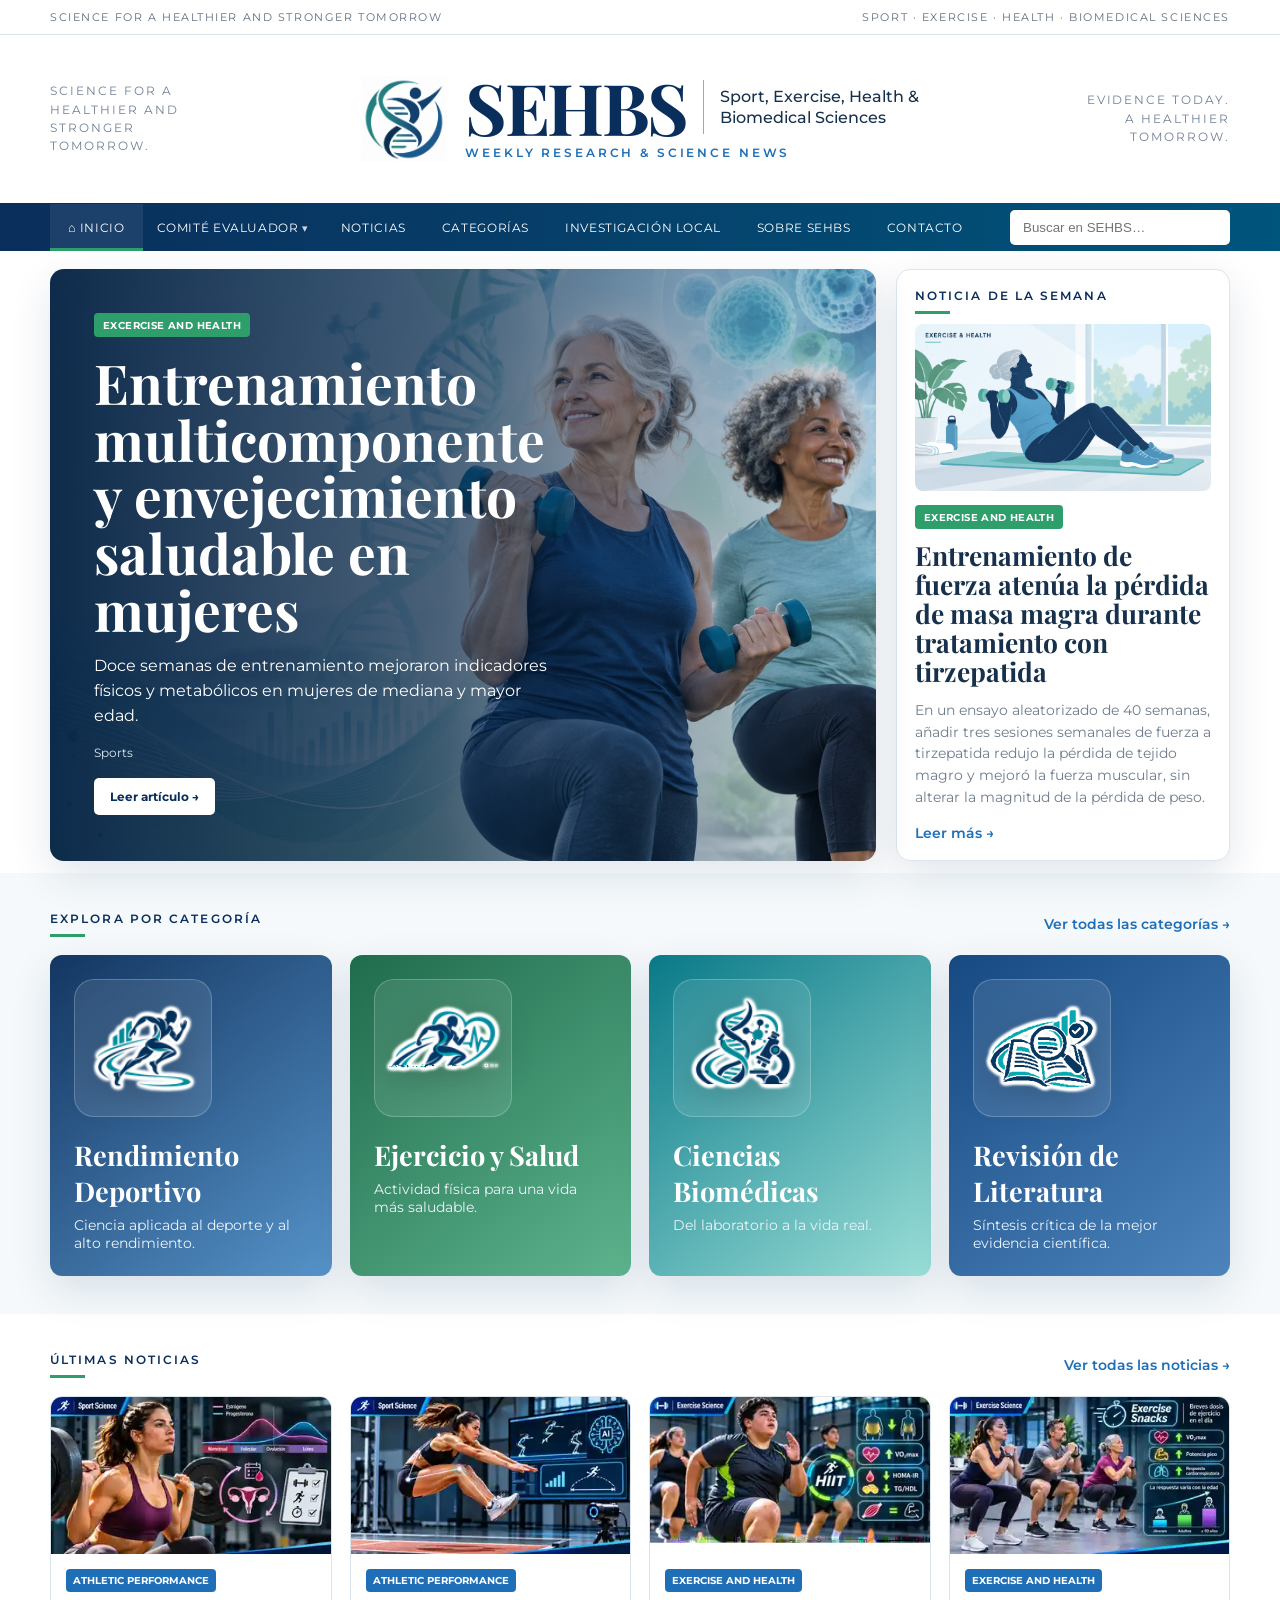
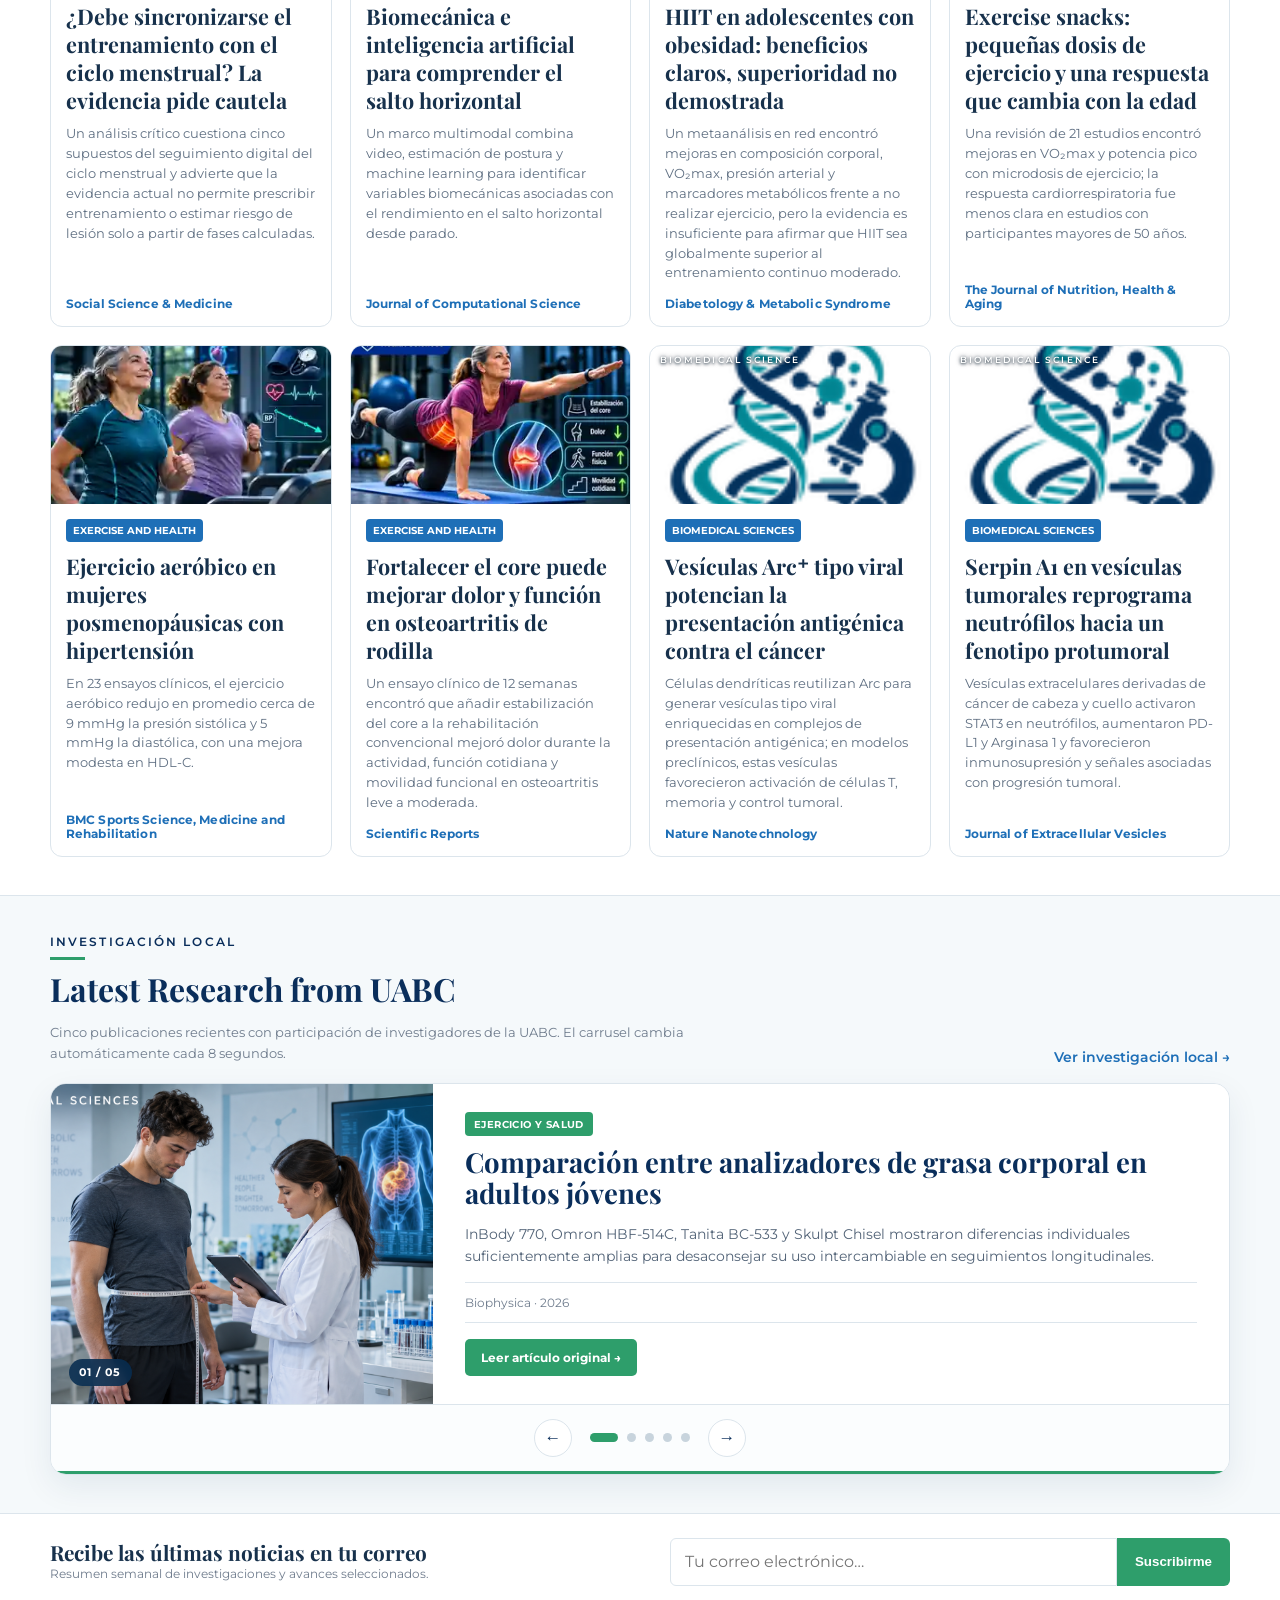
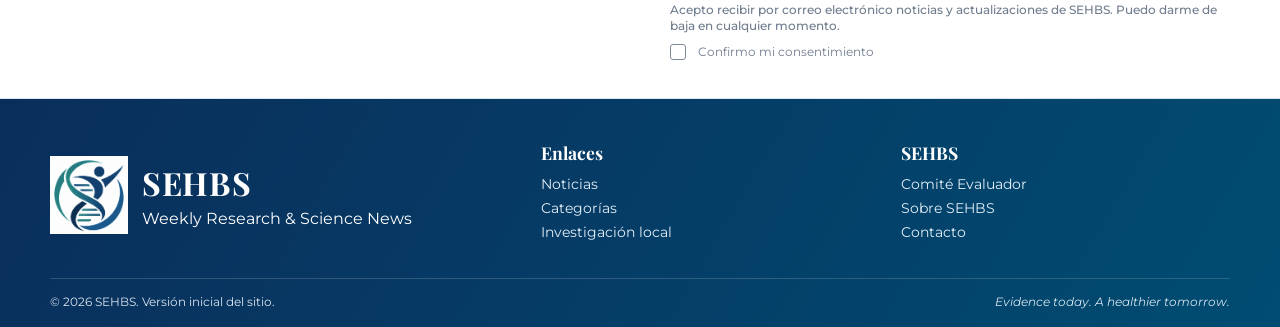
<file: index.html>
<!doctype html>
<html lang="es">
<head>
<meta charset="utf-8"><meta name="viewport" content="width=device-width,initial-scale=1">
<title>SEHBS | Weekly Research & Science News</title>
<meta name="description" content="Sport, Exercise, Health & Biomedical Sciences: noticias y divulgación científica semanal basada en evidencia.">
<link rel="icon" type="image/png" sizes="128x128" href="assets/favicon-sehbs-2026.png?v=2"><link rel="apple-touch-icon" sizes="180x180" href="assets/apple-touch-icon.png"><link rel="stylesheet" href="assets/styles.css?v=20261109-04">
<script defer src="data/articles.js?v=20261110-01"></script><script>
function handleCaptchaResponse(){
  var event=new Event('captchaChange');
  var captcha=document.getElementById('sib-captcha');
  if(captcha) captcha.dispatchEvent(event);
}
window.REQUIRED_CODE_ERROR_MESSAGE='Elige un código de país';
window.LOCALE='es';
window.EMAIL_INVALID_MESSAGE=window.SMS_INVALID_MESSAGE='La información proporcionada no es válida. Verifica el formato del correo electrónico e inténtalo de nuevo.';
window.REQUIRED_ERROR_MESSAGE='Este campo es obligatorio.';
window.GENERIC_INVALID_MESSAGE='La información proporcionada no es válida. Verifica el formato del correo electrónico e inténtalo de nuevo.';
window.INVALID_NUMBER=window.GENERIC_INVALID_MESSAGE;
window.INVALID_DATE='Introduce una fecha válida';
window.REQUIRED_MULTISELECT_MESSAGE='Selecciona al menos una opción';
window.translation={common:{selectedList:'{quantity} lista seleccionada',selectedLists:'{quantity} listas seleccionadas',selectedOption:'{quantity} seleccionado',selectedOptions:'{quantity} seleccionados'}};
window.AUTOHIDE=false;
</script>
<script defer src="https://sibforms.com/forms/end-form/build/main.js"></script>
<script src="https://www.google.com/recaptcha/api.js?hl=es" async defer></script>
<script defer src="assets/app.js?v=20261109-05"></script>
<link rel="stylesheet" href="https://sibforms.com/forms/end-form/build/sib-styles.css">
</head>
<body>
<div class="topline"><div class="container"><span>Science for a Healthier and Stronger Tomorrow</span><span>Sport · Exercise · Health · Biomedical Sciences</span></div></div>
<header class="brandbar"><div class="container"><div class="motto">Science for a healthier and stronger tomorrow.</div><a href="index.html" class="brand-lockup">
  <img class="logo-mark" src="assets/logo-mark.png?v=2" alt="Símbolo SEHBS">
  <div class="brand-copy">
    <div class="brand-main-row">
      <span class="brand-acronym">SEHBS</span>
      <span class="brand-divider" aria-hidden="true"></span>
      <span class="brand-name">Sport, Exercise, Health &amp;<br>Biomedical Sciences</span>
    </div>
    <div class="brand-subtitle">WEEKLY RESEARCH &amp; SCIENCE NEWS</div>
  </div>
</a><div class="motto right">Evidence today.<br>A healthier tomorrow.</div></div></header>
<nav class="nav"><div class="container"><button class="menu-btn" aria-label="Abrir menú">☰</button><div class="navlinks"><a class="active" href="index.html">⌂ Inicio</a><details class="nav-dropdown">
  <summary>Comité Evaluador</summary>
  <div class="nav-dropdown-menu">
    <a href="comite-evaluador.html#finalidad">Finalidad del comité</a>
    <a href="comite-evaluador.html#integrantes">Integrantes</a>
    <a href="comite-evaluador.html#areas">Áreas de especialización</a>
  </div>
</details><a href="noticias.html">Noticias</a><a href="categorias.html">Categorías</a><a href="investigacion-local.html">Investigación local</a><a href="sobre.html">Sobre SEHBS</a><a href="contacto.html">Contacto</a></div><div class="search"><input data-search type="search" placeholder="Buscar en SEHBS…" aria-label="Buscar"></div></div></nav>
<main>
<section class="hero-wrap"><div class="container hero-grid">
<article class="hero" data-featured><img class="hero-media" data-featured-image src="assets/hero-women-exercise-science-hq.webp?v=1" alt="Mujeres mayores realizando ejercicio con elementos científicos"><div class="hero-content"><span class="badge" data-category>Excercise and health</span><h1 data-title>Entrenamiento multicomponente y envejecimiento saludable en mujeres</h1><p data-dek>Doce semanas de entrenamiento mejoraron indicadores físicos y metabólicos en mujeres de mediana y mayor edad.</p><div class="meta" data-source>Sports</div><a class="btn" data-href href="https://doi.org/10.3390/sports14050204">Leer artículo →</a></div></article>
<aside class="weekly" data-weekly><div class="eyebrow">Noticia de la semana</div><img src="assets/multicomponent-training-cover.png" alt="Ilustración editorial sobre entrenamiento de fuerza"><span class="badge" data-category>Exercise and health</span><h2 data-title>Entrenamiento de fuerza atenúa la pérdida de masa magra durante tratamiento con tirzepatida</h2><p data-dek>Un ensayo aleatorizado muestra que combinar tirzepatida con entrenamiento de fuerza ayuda a preservar tejido magro y mejora la fuerza muscular.</p><a class="more" data-href href="https://doi.org/10.1038/s41591-026-04752-5">Leer más →</a></aside>
</div></section>
<section class="section soft"><div class="container"><div class="section-head"><div class="section-title">Explora por categoría</div><a class="more" href="categorias.html">Ver todas las categorías →</a></div><div class="category-grid">
<a class="category" href="noticias.html?category=athletic-performance"><div class="icon"><img src="assets/icon-athletic-original.webp?v=1" alt="" aria-hidden="true"></div><h3>Rendimiento Deportivo</h3><p>Ciencia aplicada al deporte y al alto rendimiento.</p></a>
<a class="category" href="noticias.html?category=exercise-and-health"><div class="icon"><img src="assets/icon-exercise-original.webp?v=1" alt="" aria-hidden="true"></div><h3>Ejercicio y Salud</h3><p>Actividad física para una vida más saludable.</p></a>
<a class="category" href="noticias.html?category=biomedical-sciences"><div class="icon"><img src="assets/icon-biomed-original.webp?v=1" alt="" aria-hidden="true"></div><h3>Ciencias Biomédicas</h3><p>Del laboratorio a la vida real.</p></a>
<a class="category" href="noticias.html?category=literature-review"><div class="icon"><img src="assets/icon-literature-original.svg?v=3" alt="" aria-hidden="true"></div><h3>Revisión de Literatura</h3><p>Síntesis crítica de la mejor evidencia científica.</p></a>
</div></div></section>
<section class="section"><div class="container"><div class="section-head"><div class="section-title">Últimas noticias</div><a class="more" href="noticias.html">Ver todas las noticias →</a></div><div class="news-grid" data-news-grid data-news-limit="8">
<article class="card" data-searchable="comparación entre analizadores de grasa corporal en adultos jóvenes dispositivos diferencias individuales seguimiento longitudinal biophysica excercise and health"><img src="assets/evaluación_biomédica_de_composición_corporal.png" alt="Evaluación de composición corporal mediante analizadores de bioimpedancia" loading="lazy"><div class="card-body"><span class="tag">Excercise and health</span><h3><a href="https://doi.org/10.3390/biophysica6050090">Comparación entre analizadores de grasa corporal en adultos jóvenes</a></h3><p class="card-summary">Los dispositivos mostraron diferencias individuales que desaconsejan intercambiarlos durante el seguimiento longitudinal.</p><div class="card-journal">Biophysica</div></div></article>
<article class="card" data-searchable="entrenamiento multicomponente y envejecimiento saludable en mujeres doce semanas de entrenamiento mejoraron indicadores físicos y metabólicos sports excercise and health"><img src="assets/mujeres_mayores_entrenando_en_estudio_luminoso.png?v=1" alt="Imagen editorial de Excercise and health" loading="lazy"><div class="card-body"><span class="tag">Excercise and health</span><h3><a href="https://doi.org/10.3390/sports14050204">Entrenamiento multicomponente y envejecimiento saludable en mujeres</a></h3><p class="card-summary">Doce semanas de entrenamiento mejoraron indicadores físicos y metabólicos en mujeres de mediana y mayor edad.</p><div class="card-journal">Sports</div></div></article>
<article class="card" data-searchable="series cluster y ondulantes en peso muerto configuraciones de series fatiga metabólica sport sciences for health athletic performance"><img src="assets/cluster-deadlift-cover.png?v=1" alt="Imagen editorial de Athletic performance" loading="lazy"><div class="card-body"><span class="tag">Athletic performance</span><h3><a href="https://doi.org/10.1007/s11332-026-01766-x">Series cluster y ondulantes en peso muerto</a></h3><p class="card-summary">Compara cómo distintas configuraciones de series modifican la respuesta de fatiga metabólica durante el peso muerto.</p><div class="card-journal">Sport Sciences for Health</div></div></article>
<article class="card" data-searchable="estabilidad postural durante la media sentadilla en halterófilos control postural biomecánica bioengineering athletic performance"><div class="card-media"><img src="assets/athletic-postural-stability-cover-v3.webp" alt="Ilustración de halterófilo en evaluación biomecánica de media sentadilla con marcadores reflectantes, cámaras y plataformas de fuerza" loading="lazy"><span class="card-image-label">Sports Science</span></div><div class="card-body"><span class="tag">Athletic performance</span><h3><a href="https://doi.org/10.3390/bioengineering13060711">Estabilidad postural durante la media sentadilla en halterófilos</a></h3><p class="card-summary">Analiza el control postural y la mecánica del movimiento durante la media sentadilla en halterófilos.</p><div class="card-journal">Bioengineering</div></div></article>
<article class="card" data-searchable="quimiorresistencia a doxorrubicina en cáncer de mama triple negativo resistencia celular scientific reports biomedical sciences"><img src="assets/biomedical-eif4e-doxorubicin-cover.webp?v=2" alt="Imagen editorial de Biomedical sciences" loading="lazy"><div class="card-body"><span class="tag">Biomedical sciences</span><h3><a href="https://doi.org/10.1038/s41598-025-31313-6">Quimiorresistencia a doxorrubicina en cáncer de mama triple negativo</a></h3><p class="card-summary">Explora mecanismos celulares asociados con la resistencia a doxorrubicina en un modelo de cáncer de mama triple negativo.</p><div class="card-journal">Scientific Reports</div></div></article>
<article class="card" data-searchable="resistina y vesículas extracelulares en cáncer de próstata progresión tumoral life biomedical sciences"><img src="assets/biomedical-prostate-cancer-cover.png" alt="Imagen editorial de Biomedical sciences" loading="lazy"><div class="card-body"><span class="tag">Biomedical sciences</span><h3><a href="https://doi.org/10.3390/life13122321">Resistina y vesículas extracelulares en cáncer de próstata</a></h3><p class="card-summary">Examina la relación entre resistina, vesículas extracelulares y procesos vinculados con la progresión tumoral.</p><div class="card-journal">Life</div></div></article>
<article class="card" data-searchable="grasa visceral y riesgo metabólico en jóvenes mexicanos adiposidad visceral nutrición clínica y dietética hospitalaria biomedical sciences"><img src="assets/biomedical-body-composition-cover.png?v=1" alt="Imagen editorial de Biomedical sciences" loading="lazy"><div class="card-body"><span class="tag">Biomedical sciences</span><h3><a href="https://doi.org/10.12873/452sollano">Grasa visceral y riesgo metabólico en jóvenes mexicanos</a></h3><p class="card-summary">Relaciona la adiposidad visceral con indicadores de riesgo metabólico en población joven mexicana.</p><div class="card-journal">Nutrición Clínica y Dietética Hospitalaria</div></div></article>
<article class="card" data-searchable="ejercicio y síndrome metabólico en niños y adolescentes ejercicio síndrome metabólico retos literature review"><img src="assets/literature-review-cover.png" alt="Imagen editorial de Literature review" loading="lazy"><div class="card-body"><span class="tag">Literature review</span><h3><a href="https://doi.org/10.47197/retos.v62.108003">Ejercicio y síndrome metabólico en niños y adolescentes</a></h3><p class="card-summary">Revisa la evidencia sobre ejercicio como herramienta frente al síndrome metabólico en población infantil y adolescente.</p><div class="card-journal">Retos</div></div></article></div></div></section>
<section class="section soft home-local-research"><div class="container">
  <div class="section-head home-local-head">
    <div>
      <div class="section-title">Investigación local</div>
      <h2 class="committee-title">Latest Research from UABC</h2>
      <p class="home-local-intro">Cinco publicaciones recientes con participación de investigadores de la UABC. El carrusel cambia automáticamente cada 8 segundos.</p>
    </div>
    <a class="more" href="investigacion-local.html">Ver investigación local →</a>
  </div>

  <div class="local-carousel local-carousel-home" data-local-carousel aria-label="Últimas publicaciones de investigación local" aria-roledescription="carousel">
    <div class="local-carousel-viewport">
      <div class="local-carousel-track" data-local-carousel-track></div>
    </div>
    <div class="local-carousel-footer">
      <button class="local-carousel-arrow" type="button" data-local-prev aria-label="Artículo anterior">←</button>
      <div class="local-carousel-dots" data-local-dots aria-label="Seleccionar publicación"></div>
      <button class="local-carousel-arrow" type="button" data-local-next aria-label="Artículo siguiente">→</button>
    </div>
    <div class="local-carousel-progress" aria-hidden="true"><span data-local-progress></span></div>
  </div>
</div></section>
<section class="newsletter"><div class="container"><div><h3>Recibe las últimas noticias en tu correo</h3><div class="meta">Resumen semanal de investigaciones y avances seleccionados.</div></div>
<div class="newsletter-brevo sib-form">
  <div id="sib-form-container" class="sib-form-container">
    <div id="error-message" class="sib-form-message-panel sehbs-newsletter-message sehbs-newsletter-error">
      <div class="sib-form-message-panel__text sib-form-message-panel__text--center"><span class="sib-form-message-panel__inner-text">No hemos podido procesar tu suscripción. Inténtalo de nuevo en unos momentos.</span></div>
    </div>
    <div></div>
    <div id="success-message" class="sib-form-message-panel sehbs-newsletter-message sehbs-newsletter-success">
      <div class="sib-form-message-panel__text sib-form-message-panel__text--center"><span class="sib-form-message-panel__inner-text">Revisa tu correo electrónico para confirmar tu suscripción a SEHBS.</span></div>
    </div>
    <div></div>
    <div id="sib-container" class="sib-container--large sib-container--vertical sehbs-sib-container">
      <form id="sib-form" method="POST" action="https://8cced5cb.sibforms.com/serve/[base64]" data-type="subscription">
        <div class="sib-input sib-form-block sehbs-email-block">
          <div class="form__entry entry_block">
            <div class="form__label-row">
              <div class="entry__field">
                <input class="input" type="text" id="EMAIL" name="EMAIL" autocomplete="email" value="" placeholder="Tu correo electrónico…" data-required="true" required>
              </div>
            </div>
            <label class="entry__error entry__error--primary"></label>
          </div>
        </div>
        <div class="sib-optin sib-form-block sehbs-optin-block" data-required="true">
          <div class="form__entry entry_mcq">
            <div class="form__label-row">
              <label class="entry__label" for="OPT_IN" data-required="*">Acepto recibir por correo electrónico noticias y actualizaciones de SEHBS. Puedo darme de baja en cualquier momento.</label>
              <div class="sehbs-consent-row">
                <input type="checkbox" class="sehbs-consent-input" value="1" id="OPT_IN" name="OPT_IN" required>
                <label for="OPT_IN" class="sehbs-consent-label">
                  <span class="sehbs-consent-box" aria-hidden="true"></span>
                  <span class="sehbs-consent-copy">Confirmo mi consentimiento</span>
                </label>
              </div>
            </div>
            <label class="entry__error entry__error--primary"></label>
          </div>
        </div>
        <div class="sib-captcha sib-form-block sehbs-captcha-block">
          <div class="form__entry entry_block">
            <div class="form__label-row">
              <div class="g-recaptcha sib-visible-recaptcha" id="sib-captcha" data-sitekey="6LepXcstAAAAAGdAM6iqXTjy-4vC3OSC1Q47KCdM" data-callback="handleCaptchaResponse" style="direction:ltr"></div>
            </div>
            <label class="entry__error entry__error--primary"></label>
          </div>
        </div>
        <div class="sib-form-block sehbs-submit-block">
          <button class="sib-form-block__button sib-form-block__button-with-loader" form="sib-form" type="submit">
            <svg class="icon clickable__icon progress-indicator__icon sib-hide-loader-icon" viewBox="0 0 512 512"><path d="M460.116 373.846l-20.823-12.022c-5.541-3.199-7.54-10.159-4.663-15.874 30.137-59.886 28.343-131.652-5.386-189.946-33.641-58.394-94.896-95.833-161.827-99.676C261.028 55.961 256 50.751 256 44.352V20.309c0-6.904 5.808-12.337 12.703-11.982 83.556 4.306 160.163 50.864 202.11 123.677 42.063 72.696 44.079 162.316 6.031 236.832-3.14 6.148-10.75 8.461-16.728 5.01z"></path></svg>
            Suscribirme
          </button>
        </div>
        <input type="text" name="email_address_check" value="" class="input--hidden">
        <input type="hidden" name="locale" value="es">
      </form>
    </div>
  </div>
</div></div></section>
</main>
<footer class="footer"><div class="container"><div class="footer-grid"><div class="footer-brand"><img class="footer-mark" src="assets/logo-mark.png?v=2" alt="Símbolo SEHBS"><div><strong>SEHBS</strong><p>Weekly Research &amp; Science News</p></div></div><div><h4>Enlaces</h4><a href="noticias.html">Noticias</a><a href="categorias.html">Categorías</a><a href="investigacion-local.html">Investigación local</a></div><div><h4>SEHBS</h4><a href="comite-evaluador.html">Comité Evaluador</a><a href="sobre.html">Sobre SEHBS</a><a href="contacto.html">Contacto</a></div></div><div class="copyright"><span>© 2026 SEHBS. Versión inicial del sitio.</span><span><em>Evidence today. A healthier tomorrow.</em></span></div></div></footer>
<div class="toast" role="status"></div>
</body></html>
</file>
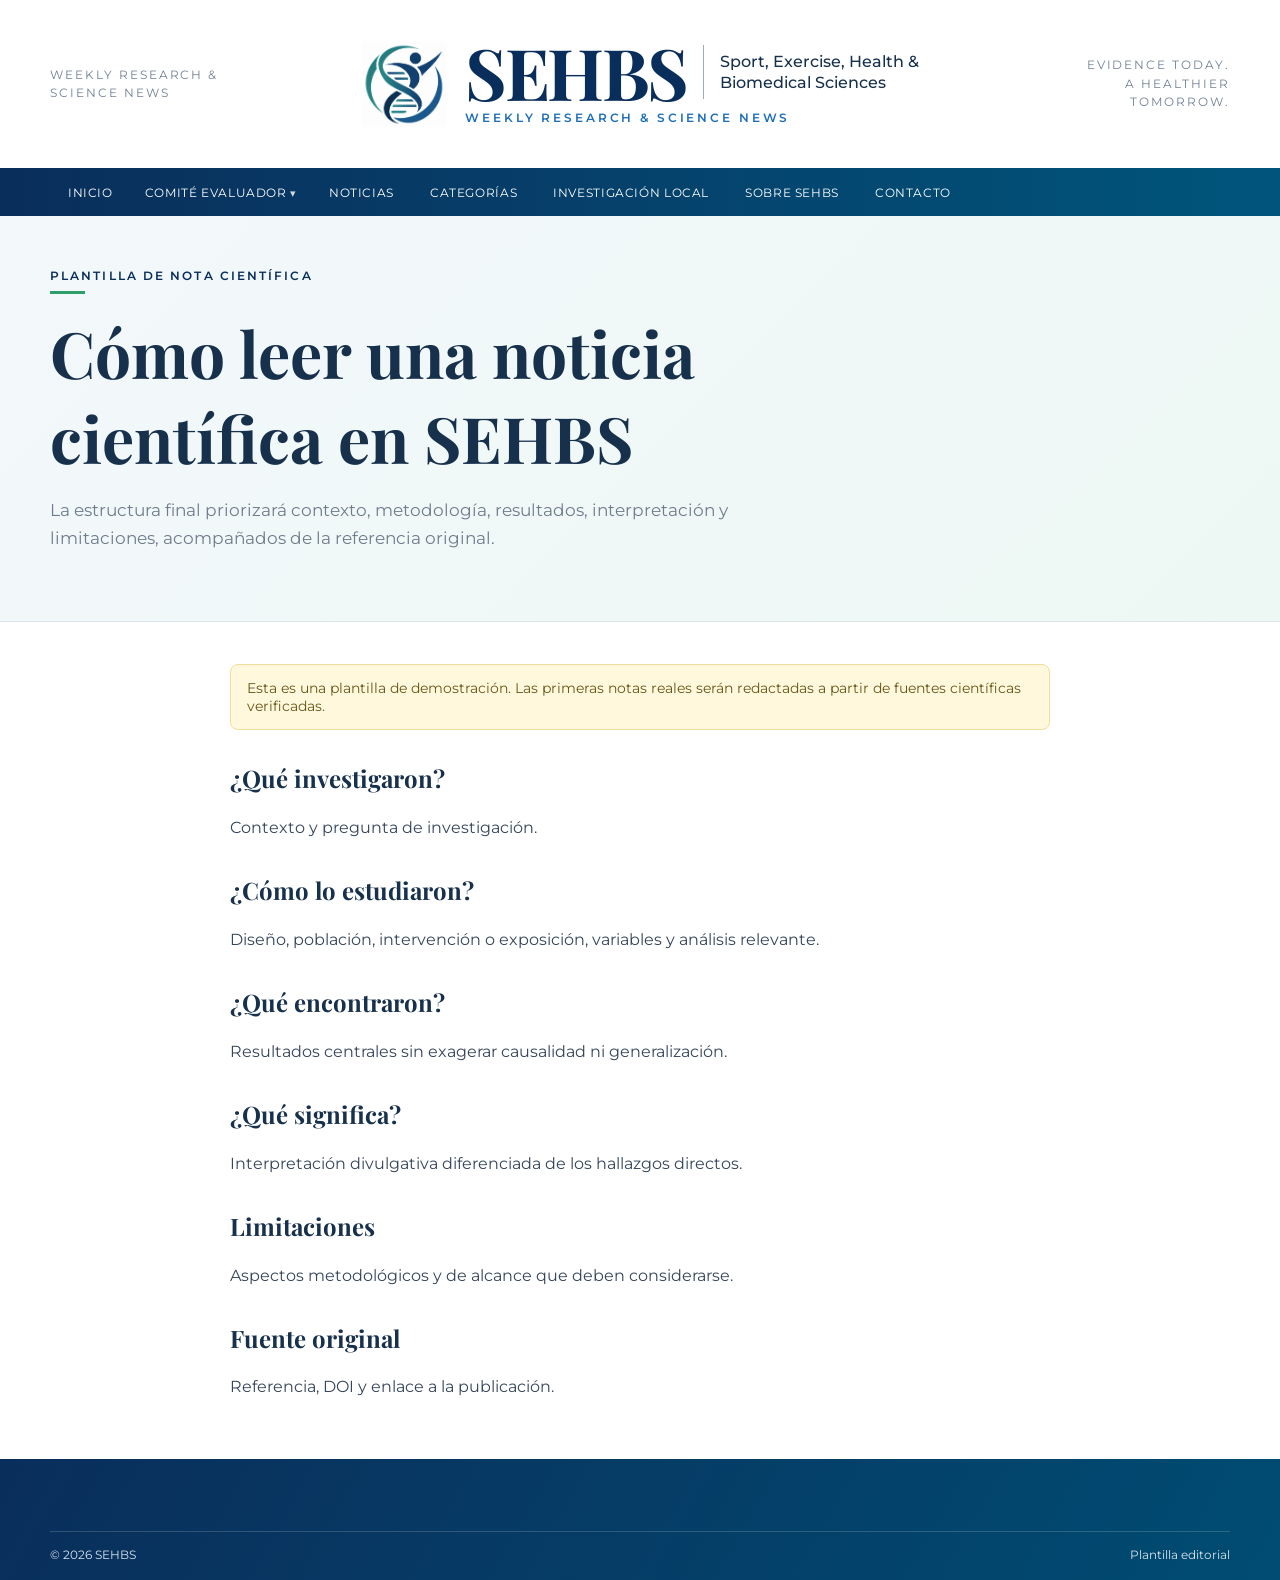
<file: article.html>
<!doctype html><html lang="es"><head><meta charset="utf-8"><meta name="viewport" content="width=device-width,initial-scale=1"><title>Artículo | SEHBS</title><link rel="icon" type="image/png" sizes="128x128" href="assets/favicon-sehbs-2026.png?v=2"><link rel="apple-touch-icon" sizes="180x180" href="assets/apple-touch-icon.png"><link rel="stylesheet" href="assets/styles.css?v=20260923-43"><script defer src="assets/app.js"></script></head><body>
<header class="brandbar"><div class="container"><div class="motto">Weekly Research & Science News</div><a href="index.html" class="brand-lockup">
  <img class="logo-mark" src="assets/logo-mark.png?v=2" alt="Símbolo SEHBS">
  <div class="brand-copy">
    <div class="brand-main-row">
      <span class="brand-acronym">SEHBS</span>
      <span class="brand-divider" aria-hidden="true"></span>
      <span class="brand-name">Sport, Exercise, Health &amp;<br>Biomedical Sciences</span>
    </div>
    <div class="brand-subtitle">WEEKLY RESEARCH &amp; SCIENCE NEWS</div>
  </div>
</a><div class="motto right">Evidence today.<br>A healthier tomorrow.</div></div></header>
<nav class="nav"><div class="container"><button class="menu-btn">☰</button><div class="navlinks"><a href="index.html">Inicio</a><details class="nav-dropdown">
  <summary>Comité Evaluador</summary>
  <div class="nav-dropdown-menu">
    <a href="comite-evaluador.html#finalidad">Finalidad del comité</a>
    <a href="comite-evaluador.html#integrantes">Integrantes</a>
    <a href="comite-evaluador.html#areas">Áreas de especialización</a>
  </div>
</details><a href="noticias.html">Noticias</a><a href="categorias.html">Categorías</a><a href="investigacion-local.html">Investigación local</a><a href="sobre.html">Sobre SEHBS</a><a href="contacto.html">Contacto</a></div></div></nav>
<section class="page-hero"><div class="container"><div class="eyebrow">Plantilla de nota científica</div><h1>Cómo leer una noticia científica en SEHBS</h1><p>La estructura final priorizará contexto, metodología, resultados, interpretación y limitaciones, acompañados de la referencia original.</p></div></section>
<section class="content"><article class="container prose"><div class="notice">Esta es una plantilla de demostración. Las primeras notas reales serán redactadas a partir de fuentes científicas verificadas.</div><h2>¿Qué investigaron?</h2><p>Contexto y pregunta de investigación.</p><h2>¿Cómo lo estudiaron?</h2><p>Diseño, población, intervención o exposición, variables y análisis relevante.</p><h2>¿Qué encontraron?</h2><p>Resultados centrales sin exagerar causalidad ni generalización.</p><h2>¿Qué significa?</h2><p>Interpretación divulgativa diferenciada de los hallazgos directos.</p><h2>Limitaciones</h2><p>Aspectos metodológicos y de alcance que deben considerarse.</p><h2>Fuente original</h2><p>Referencia, DOI y enlace a la publicación.</p></article></section>
<footer class="footer"><div class="container"><div class="copyright"><span>© 2026 SEHBS</span><span>Plantilla editorial</span></div></div></footer><div class="toast"></div></body></html>
</file>
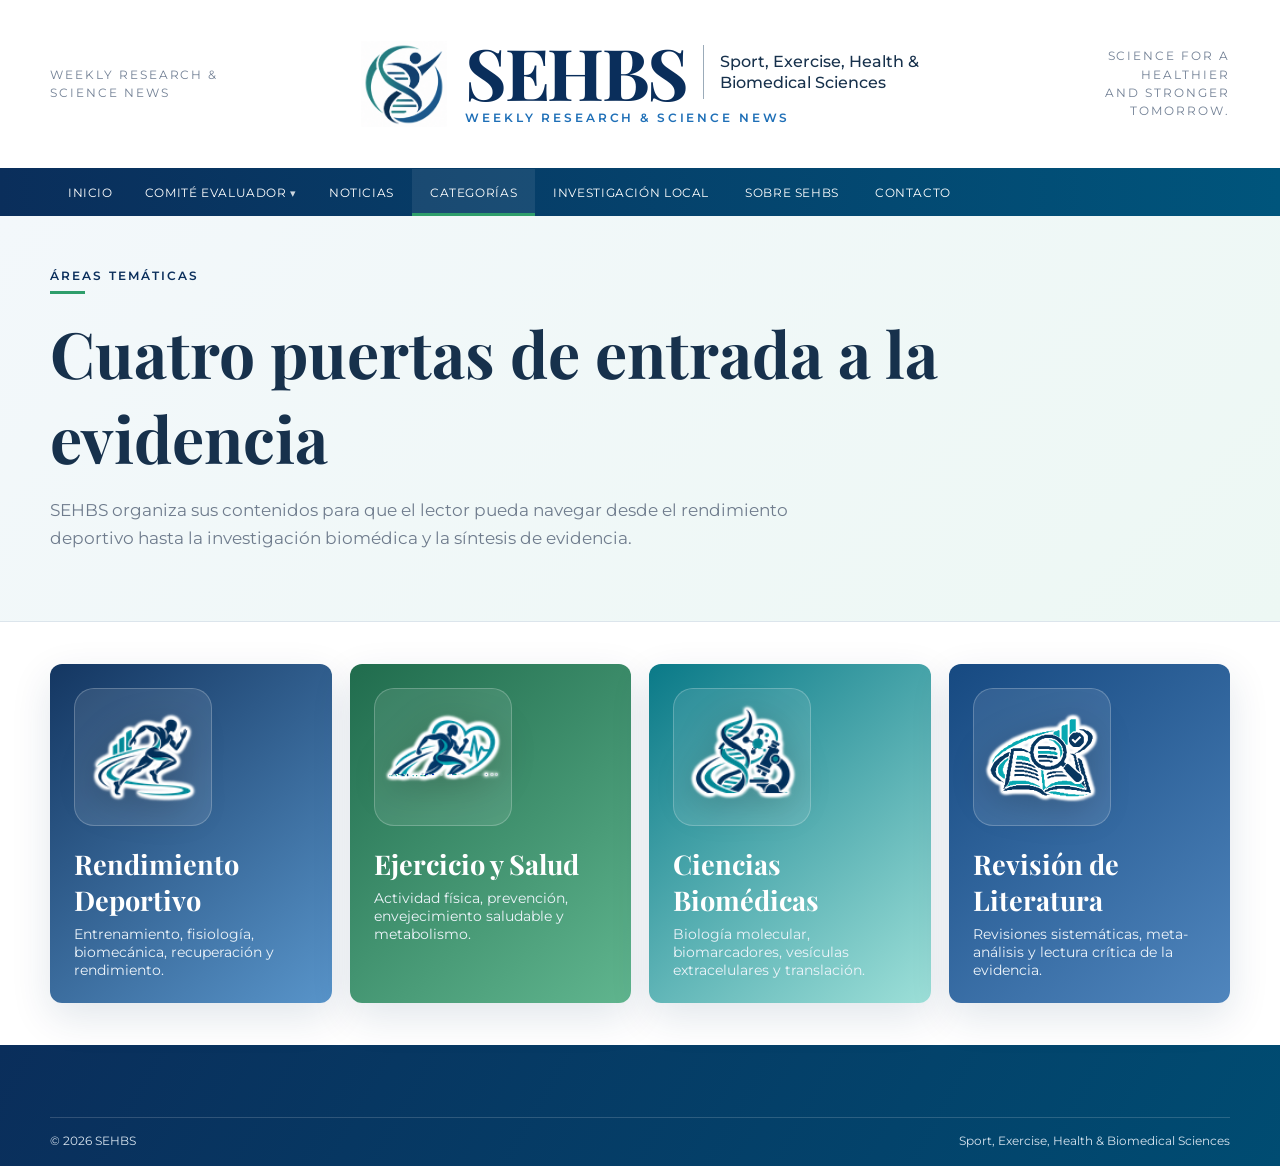
<file: categorias.html>
<!doctype html><html lang="es"><head><meta charset="utf-8"><meta name="viewport" content="width=device-width,initial-scale=1"><title>Categorías | SEHBS</title><link rel="icon" type="image/png" sizes="128x128" href="assets/favicon-sehbs-2026.png?v=2"><link rel="apple-touch-icon" sizes="180x180" href="assets/apple-touch-icon.png"><link rel="stylesheet" href="assets/styles.css?v=20260923-43"><script defer src="assets/app.js?v=20260922-16"></script></head><body>
<header class="brandbar"><div class="container"><div class="motto">Weekly Research & Science News</div><a href="index.html" class="brand-lockup">
  <img class="logo-mark" src="assets/logo-mark.png?v=2" alt="Símbolo SEHBS">
  <div class="brand-copy">
    <div class="brand-main-row">
      <span class="brand-acronym">SEHBS</span>
      <span class="brand-divider" aria-hidden="true"></span>
      <span class="brand-name">Sport, Exercise, Health &amp;<br>Biomedical Sciences</span>
    </div>
    <div class="brand-subtitle">WEEKLY RESEARCH &amp; SCIENCE NEWS</div>
  </div>
</a><div class="motto right">Science for a healthier<br>and stronger tomorrow.</div></div></header>
<nav class="nav"><div class="container"><button class="menu-btn">☰</button><div class="navlinks"><a href="index.html">Inicio</a><details class="nav-dropdown">
  <summary>Comité Evaluador</summary>
  <div class="nav-dropdown-menu">
    <a href="comite-evaluador.html#finalidad">Finalidad del comité</a>
    <a href="comite-evaluador.html#integrantes">Integrantes</a>
    <a href="comite-evaluador.html#areas">Áreas de especialización</a>
  </div>
</details><a href="noticias.html">Noticias</a><a class="active" href="categorias.html">Categorías</a><a href="investigacion-local.html">Investigación local</a><a href="sobre.html">Sobre SEHBS</a><a href="contacto.html">Contacto</a></div></div></nav>
<section class="page-hero"><div class="container"><div class="eyebrow">Áreas temáticas</div><h1>Cuatro puertas de entrada a la evidencia</h1><p>SEHBS organiza sus contenidos para que el lector pueda navegar desde el rendimiento deportivo hasta la investigación biomédica y la síntesis de evidencia.</p></div></section>
<section class="content"><div class="container"><div class="category-grid">
<a id="sport" class="category" href="noticias.html?category=athletic-performance"><div class="icon"><img src="assets/icon-athletic-original.webp?v=1" alt="" aria-hidden="true"></div><h3>Rendimiento Deportivo</h3><p>Entrenamiento, fisiología, biomecánica, recuperación y rendimiento.</p></a>
<a id="exercise" class="category" href="noticias.html?category=exercise-and-health"><div class="icon"><img src="assets/icon-exercise-original.webp?v=1" alt="" aria-hidden="true"></div><h3>Ejercicio y Salud</h3><p>Actividad física, prevención, envejecimiento saludable y metabolismo.</p></a>
<a id="biomed" class="category" href="noticias.html?category=biomedical-sciences"><div class="icon"><img src="assets/icon-biomed-original.webp?v=1" alt="" aria-hidden="true"></div><h3>Ciencias Biomédicas</h3><p>Biología molecular, biomarcadores, vesículas extracelulares y translación.</p></a>
<a id="reviews" class="category" href="noticias.html?category=literature-review"><div class="icon"><img src="assets/icon-literature-original.svg?v=3" alt="" aria-hidden="true"></div><h3>Revisión de Literatura</h3><p>Revisiones sistemáticas, meta-análisis y lectura crítica de la evidencia.</p></a>
</div></div></section><footer class="footer"><div class="container"><div class="copyright"><span>© 2026 SEHBS</span><span>Sport, Exercise, Health & Biomedical Sciences</span></div></div></footer><div class="toast"></div></body></html>
</file>
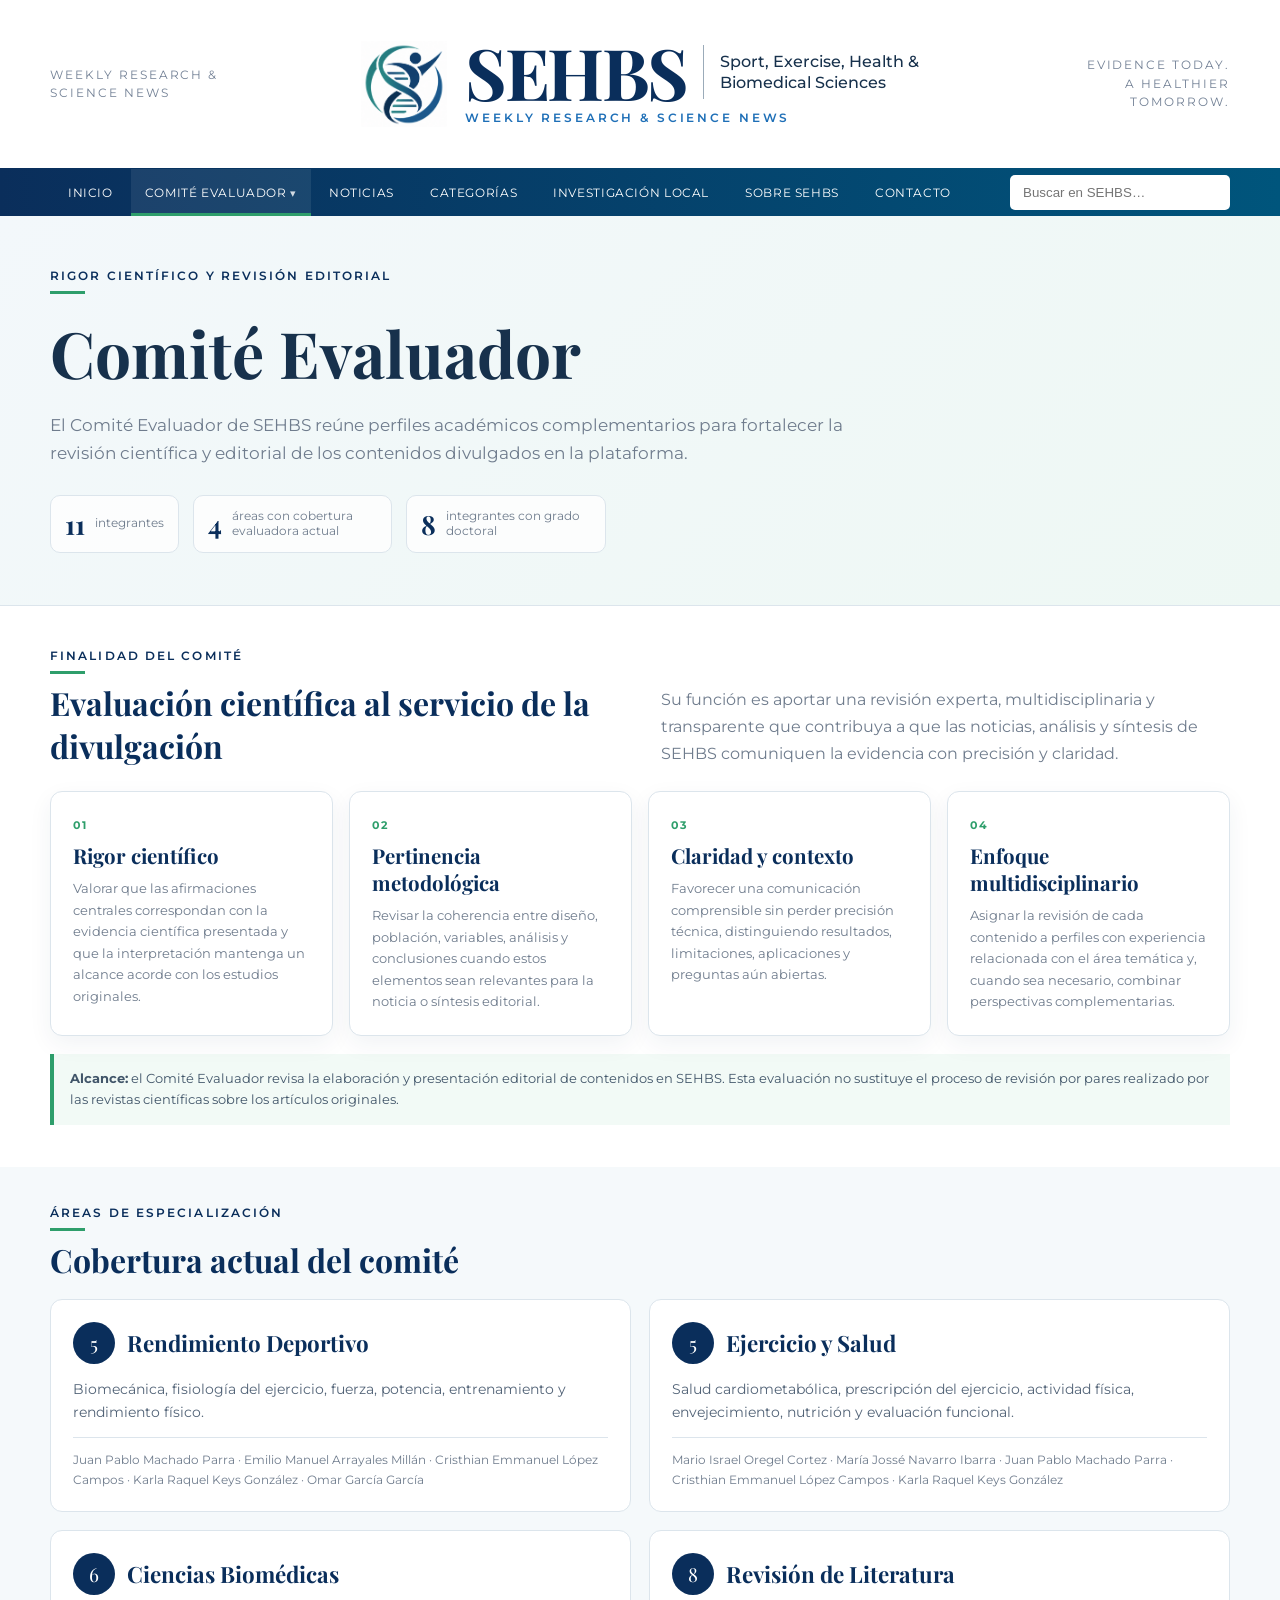
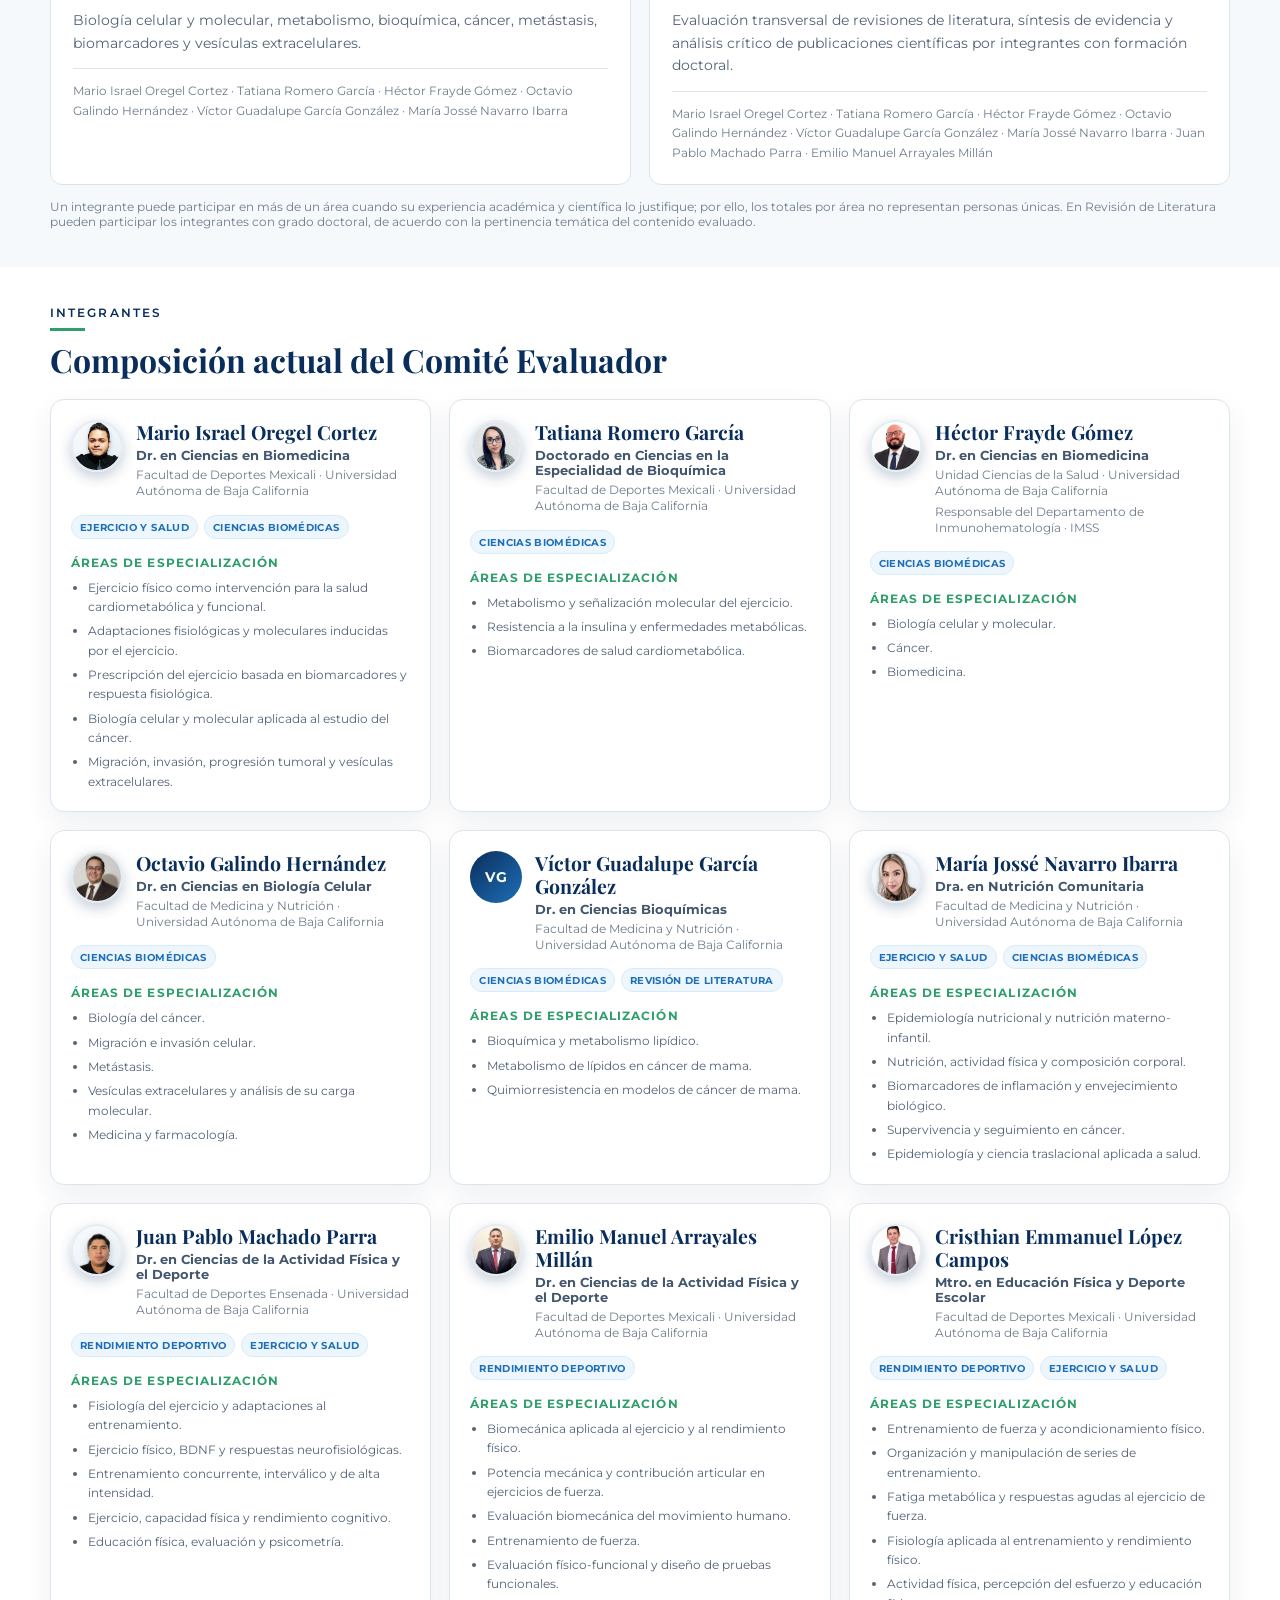
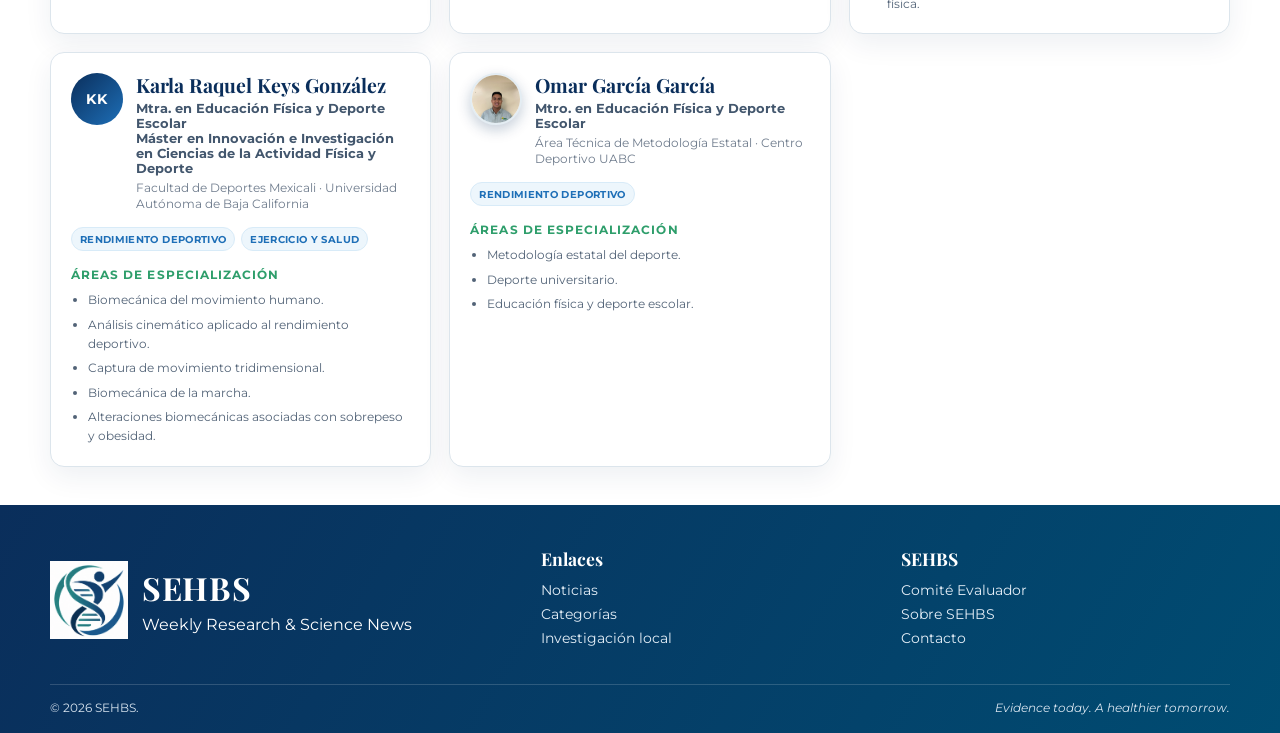
<file: comite-evaluador.html>
<!doctype html>
<html lang="es">
<head>
<meta charset="utf-8"><meta name="viewport" content="width=device-width,initial-scale=1">
<title>Comité Evaluador | SEHBS</title>
<meta name="description" content="Conoce la finalidad, integrantes y áreas de especialización del Comité Evaluador de SEHBS.">
<link rel="icon" type="image/png" sizes="128x128" href="assets/favicon-sehbs-2026.png?v=2"><link rel="apple-touch-icon" sizes="180x180" href="assets/apple-touch-icon.png">
<link rel="stylesheet" href="assets/styles.css?v=20260924-2">
<script defer src="assets/app.js?v=20260923-34"></script>
</head>
<body>
<header class="brandbar"><div class="container"><div class="motto">Weekly Research &amp; Science News</div><a href="index.html" class="brand-lockup">
  <img class="logo-mark" src="assets/logo-mark.png?v=2" alt="Símbolo SEHBS">
  <div class="brand-copy">
    <div class="brand-main-row">
      <span class="brand-acronym">SEHBS</span>
      <span class="brand-divider" aria-hidden="true"></span>
      <span class="brand-name">Sport, Exercise, Health &amp;<br>Biomedical Sciences</span>
    </div>
    <div class="brand-subtitle">WEEKLY RESEARCH &amp; SCIENCE NEWS</div>
  </div>
</a><div class="motto right">Evidence today.<br>A healthier tomorrow.</div></div></header>

<nav class="nav"><div class="container"><button class="menu-btn" aria-label="Abrir menú">☰</button><div class="navlinks">
<a href="index.html">Inicio</a>
<details class="nav-dropdown">
  <summary class="active">Comité Evaluador</summary>
  <div class="nav-dropdown-menu">
    <a href="comite-evaluador.html#finalidad">Finalidad del comité</a>
    <a href="comite-evaluador.html#integrantes">Integrantes</a>
    <a href="comite-evaluador.html#areas">Áreas de especialización</a>
  </div>
</details>
<a href="noticias.html">Noticias</a><a href="categorias.html">Categorías</a><a href="investigacion-local.html">Investigación local</a><a href="sobre.html">Sobre SEHBS</a><a href="contacto.html">Contacto</a>
</div><div class="search"><input data-search type="search" placeholder="Buscar en SEHBS…" aria-label="Buscar"></div></div></nav>

<main>
<section class="page-hero committee-hero"><div class="container">
  <div class="eyebrow">Rigor científico y revisión editorial</div>
  <h1>Comité Evaluador</h1>
  <p>El Comité Evaluador de SEHBS reúne perfiles académicos complementarios para fortalecer la revisión científica y editorial de los contenidos divulgados en la plataforma.</p>
  <div class="committee-hero-stats">
    <div><strong>11</strong><span>integrantes</span></div>
    <div><strong>4</strong><span>áreas con cobertura evaluadora actual</span></div>
    <div><strong>8</strong><span>integrantes con grado doctoral</span></div>
  </div>
</div></section>

<section class="content committee-content" id="finalidad"><div class="container">
  <div class="committee-section-head">
    <div><div class="eyebrow">Finalidad del comité</div><h2>Evaluación científica al servicio de la divulgación</h2></div>
    <p>Su función es aportar una revisión experta, multidisciplinaria y transparente que contribuya a que las noticias, análisis y síntesis de SEHBS comuniquen la evidencia con precisión y claridad.</p>
  </div>
  <div class="purpose-grid">
    <article><span>01</span><h3>Rigor científico</h3><p>Valorar que las afirmaciones centrales correspondan con la evidencia científica presentada y que la interpretación mantenga un alcance acorde con los estudios originales.</p></article>
    <article><span>02</span><h3>Pertinencia metodológica</h3><p>Revisar la coherencia entre diseño, población, variables, análisis y conclusiones cuando estos elementos sean relevantes para la noticia o síntesis editorial.</p></article>
    <article><span>03</span><h3>Claridad y contexto</h3><p>Favorecer una comunicación comprensible sin perder precisión técnica, distinguiendo resultados, limitaciones, aplicaciones y preguntas aún abiertas.</p></article>
    <article><span>04</span><h3>Enfoque multidisciplinario</h3><p>Asignar la revisión de cada contenido a perfiles con experiencia relacionada con el área temática y, cuando sea necesario, combinar perspectivas complementarias.</p></article>
  </div>
  <div class="committee-note"><strong>Alcance:</strong> el Comité Evaluador revisa la elaboración y presentación editorial de contenidos en SEHBS. Esta evaluación no sustituye el proceso de revisión por pares realizado por las revistas científicas sobre los artículos originales.</div>
</div></section>

<section class="section soft" id="areas"><div class="container">
  <div class="section-head"><div><div class="section-title">Áreas de especialización</div><h2 class="committee-title">Cobertura actual del comité</h2></div></div>
  <div class="committee-area-grid">
    <article class="committee-area-card"><div class="committee-area-top"><span class="committee-area-number">5</span><h3>Rendimiento Deportivo</h3></div><p>Biomecánica, fisiología del ejercicio, fuerza, potencia, entrenamiento y rendimiento físico.</p><div class="committee-area-members">Juan Pablo Machado Parra · Emilio Manuel Arrayales Millán · Cristhian Emmanuel López Campos · Karla Raquel Keys González · Omar García García</div></article>
    <article class="committee-area-card"><div class="committee-area-top"><span class="committee-area-number">5</span><h3>Ejercicio y Salud</h3></div><p>Salud cardiometabólica, prescripción del ejercicio, actividad física, envejecimiento, nutrición y evaluación funcional.</p><div class="committee-area-members">Mario Israel Oregel Cortez · María Jossé Navarro Ibarra · Juan Pablo Machado Parra · Cristhian Emmanuel López Campos · Karla Raquel Keys González</div></article>
    <article class="committee-area-card"><div class="committee-area-top"><span class="committee-area-number">6</span><h3>Ciencias Biomédicas</h3></div><p>Biología celular y molecular, metabolismo, bioquímica, cáncer, metástasis, biomarcadores y vesículas extracelulares.</p><div class="committee-area-members">Mario Israel Oregel Cortez · Tatiana Romero García · Héctor Frayde Gómez · Octavio Galindo Hernández · Víctor Guadalupe García González · María Jossé Navarro Ibarra</div></article>
    <article class="committee-area-card"><div class="committee-area-top"><span class="committee-area-number">8</span><h3>Revisión de Literatura</h3></div><p>Evaluación transversal de revisiones de literatura, síntesis de evidencia y análisis crítico de publicaciones científicas por integrantes con formación doctoral.</p><div class="committee-area-members">Mario Israel Oregel Cortez · Tatiana Romero García · Héctor Frayde Gómez · Octavio Galindo Hernández · Víctor Guadalupe García González · María Jossé Navarro Ibarra · Juan Pablo Machado Parra · Emilio Manuel Arrayales Millán</div></article>
  </div>
  <p class="committee-area-footnote">Un integrante puede participar en más de un área cuando su experiencia académica y científica lo justifique; por ello, los totales por área no representan personas únicas. En Revisión de Literatura pueden participar los integrantes con grado doctoral, de acuerdo con la pertinencia temática del contenido evaluado.</p>
</div></section>

<section class="section" id="integrantes"><div class="container">
  <div class="section-head"><div><div class="section-title">Integrantes</div><h2 class="committee-title">Composición actual del Comité Evaluador</h2></div></div>
  <div class="evaluator-grid">

    <article class="evaluator-card">
      <div class="evaluator-head"><div class="evaluator-photo evaluator-photo--cutout"><img src="assets/mario-oregel-profile-cutout.webp" alt="Mario Israel Oregel Cortez"></div><div><h3>Mario Israel Oregel Cortez</h3><p class="evaluator-degree">Dr. en Ciencias en Biomedicina</p><p class="evaluator-affiliation">Facultad de Deportes Mexicali · Universidad Autónoma de Baja California</p></div></div>
      <div class="evaluator-tags"><span>Ejercicio y Salud</span><span>Ciencias Biomédicas</span></div>
      <h4>Áreas de especialización</h4>
      <ul><li>Ejercicio físico como intervención para la salud cardiometabólica y funcional.</li><li>Adaptaciones fisiológicas y moleculares inducidas por el ejercicio.</li><li>Prescripción del ejercicio basada en biomarcadores y respuesta fisiológica.</li><li>Biología celular y molecular aplicada al estudio del cáncer.</li><li>Migración, invasión, progresión tumoral y vesículas extracelulares.</li></ul>
    </article>

    <article class="evaluator-card">
      <div class="evaluator-head"><div class="evaluator-photo"><img src="assets/tatiana-romero-garcia-profile.jpeg" alt="Tatiana Romero García"></div><div><h3>Tatiana Romero García</h3><p class="evaluator-degree">Doctorado en Ciencias en la Especialidad de Bioquímica</p><p class="evaluator-affiliation">Facultad de Deportes Mexicali · Universidad Autónoma de Baja California</p></div></div>
      <div class="evaluator-tags"><span>Ciencias Biomédicas</span></div>
      <h4>Áreas de especialización</h4>
      <ul><li>Metabolismo y señalización molecular del ejercicio.</li><li>Resistencia a la insulina y enfermedades metabólicas.</li><li>Biomarcadores de salud cardiometabólica.</li></ul>
    </article>

    <article class="evaluator-card">
      <div class="evaluator-head"><div class="evaluator-photo"><img src="assets/hector-frayde-gomez-profile.jpg" alt="Héctor Frayde Gómez" style="object-position:center 20%"></div><div><h3>Héctor Frayde Gómez</h3><p class="evaluator-degree">Dr. en Ciencias en Biomedicina</p><p class="evaluator-affiliation">Unidad Ciencias de la Salud · Universidad Autónoma de Baja California</p><p class="evaluator-affiliation">Responsable del Departamento de Inmunohematología · IMSS</p></div></div>
      <div class="evaluator-tags"><span>Ciencias Biomédicas</span></div>
      <h4>Áreas de especialización</h4>
      <ul><li>Biología celular y molecular.</li><li>Cáncer.</li><li>Biomedicina.</li></ul>
    </article>

    <article class="evaluator-card">
      <div class="evaluator-head"><div class="evaluator-photo"><img src="assets/octavio-galindo-hernandez-profile.jpeg" alt="Octavio Galindo Hernández" style="object-position:center 30%"></div><div><h3>Octavio Galindo Hernández</h3><p class="evaluator-degree">Dr. en Ciencias en Biología Celular</p><p class="evaluator-affiliation">Facultad de Medicina y Nutrición · Universidad Autónoma de Baja California</p></div></div>
      <div class="evaluator-tags"><span>Ciencias Biomédicas</span></div>
      <h4>Áreas de especialización</h4>
      <ul><li>Biología del cáncer.</li><li>Migración e invasión celular.</li><li>Metástasis.</li><li>Vesículas extracelulares y análisis de su carga molecular.</li><li>Medicina y farmacología.</li></ul>
    </article>

    <article class="evaluator-card">
      <div class="evaluator-head"><div class="evaluator-initials">VG</div><div><h3>Víctor Guadalupe García González</h3><p class="evaluator-degree">Dr. en Ciencias Bioquímicas</p><p class="evaluator-affiliation">Facultad de Medicina y Nutrición · Universidad Autónoma de Baja California</p></div></div>
      <div class="evaluator-tags"><span>Ciencias Biomédicas</span><span>Revisión de Literatura</span></div>
      <h4>Áreas de especialización</h4>
      <ul><li>Bioquímica y metabolismo lipídico.</li><li>Metabolismo de lípidos en cáncer de mama.</li><li>Quimiorresistencia en modelos de cáncer de mama.</li></ul>
    </article>

    <article class="evaluator-card">
      <div class="evaluator-head"><div class="evaluator-photo evaluator-photo--cutout"><img src="assets/maria-josse-navarro-ibarra-cutout.webp" alt="María Jossé Navarro Ibarra" style="object-position:center 10%"></div><div><h3>María Jossé Navarro Ibarra</h3><p class="evaluator-degree">Dra. en Nutrición Comunitaria</p><p class="evaluator-affiliation">Facultad de Medicina y Nutrición · Universidad Autónoma de Baja California</p></div></div>
      <div class="evaluator-tags"><span>Ejercicio y Salud</span><span>Ciencias Biomédicas</span></div>
      <h4>Áreas de especialización</h4>
      <ul><li>Epidemiología nutricional y nutrición materno-infantil.</li><li>Nutrición, actividad física y composición corporal.</li><li>Biomarcadores de inflamación y envejecimiento biológico.</li><li>Supervivencia y seguimiento en cáncer.</li><li>Epidemiología y ciencia traslacional aplicada a salud.</li></ul>
    </article>

    <article class="evaluator-card">
      <div class="evaluator-head"><div class="evaluator-photo evaluator-photo--cutout"><img src="assets/juan-pablo-machado-parra-profile.webp" alt="Retrato del Dr. Juan Pablo Machado Parra" loading="lazy" style="object-position:50% 35%;transform:scale(1.6);transform-origin:52% 36%"></div><div><h3>Juan Pablo Machado Parra</h3><p class="evaluator-degree">Dr. en Ciencias de la Actividad Física y el Deporte</p><p class="evaluator-affiliation">Facultad de Deportes Ensenada · Universidad Autónoma de Baja California</p></div></div>
      <div class="evaluator-tags"><span>Rendimiento Deportivo</span><span>Ejercicio y Salud</span></div>
      <h4>Áreas de especialización</h4>
      <ul><li>Fisiología del ejercicio y adaptaciones al entrenamiento.</li><li>Ejercicio físico, BDNF y respuestas neurofisiológicas.</li><li>Entrenamiento concurrente, interválico y de alta intensidad.</li><li>Ejercicio, capacidad física y rendimiento cognitivo.</li><li>Educación física, evaluación y psicometría.</li></ul>
    </article>

    <article class="evaluator-card">
      <div class="evaluator-head"><div class="evaluator-photo"><img src="assets/emilio-arrayales-millan-profile.jpg" alt="Emilio Manuel Arrayales Millán"></div><div><h3>Emilio Manuel Arrayales Millán</h3><p class="evaluator-degree">Dr. en Ciencias de la Actividad Física y el Deporte</p><p class="evaluator-affiliation">Facultad de Deportes Mexicali · Universidad Autónoma de Baja California</p></div></div>
      <div class="evaluator-tags"><span>Rendimiento Deportivo</span></div>
      <h4>Áreas de especialización</h4>
      <ul><li>Biomecánica aplicada al ejercicio y al rendimiento físico.</li><li>Potencia mecánica y contribución articular en ejercicios de fuerza.</li><li>Evaluación biomecánica del movimiento humano.</li><li>Entrenamiento de fuerza.</li><li>Evaluación físico-funcional y diseño de pruebas funcionales.</li></ul>
    </article>

    <article class="evaluator-card">
      <div class="evaluator-head"><div class="evaluator-photo"><img src="assets/cristhian-lopez-campos-profile.jpg" alt="Cristhian Emmanuel López Campos" style="object-position:center 20%"></div><div><h3>Cristhian Emmanuel López Campos</h3><p class="evaluator-degree">Mtro. en Educación Física y Deporte Escolar</p><p class="evaluator-affiliation">Facultad de Deportes Mexicali · Universidad Autónoma de Baja California</p></div></div>
      <div class="evaluator-tags"><span>Rendimiento Deportivo</span><span>Ejercicio y Salud</span></div>
      <h4>Áreas de especialización</h4>
      <ul><li>Entrenamiento de fuerza y acondicionamiento físico.</li><li>Organización y manipulación de series de entrenamiento.</li><li>Fatiga metabólica y respuestas agudas al ejercicio de fuerza.</li><li>Fisiología aplicada al entrenamiento y rendimiento físico.</li><li>Actividad física, percepción del esfuerzo y educación física.</li></ul>
    </article>

    <article class="evaluator-card">
      <div class="evaluator-head"><div class="evaluator-initials">KK</div><div><h3>Karla Raquel Keys González</h3><p class="evaluator-degree">Mtra. en Educación Física y Deporte Escolar<br>Máster en Innovación e Investigación en Ciencias de la Actividad Física y Deporte</p><p class="evaluator-affiliation">Facultad de Deportes Mexicali · Universidad Autónoma de Baja California</p></div></div>
      <div class="evaluator-tags"><span>Rendimiento Deportivo</span><span>Ejercicio y Salud</span></div>
      <h4>Áreas de especialización</h4>
      <ul><li>Biomecánica del movimiento humano.</li><li>Análisis cinemático aplicado al rendimiento deportivo.</li><li>Captura de movimiento tridimensional.</li><li>Biomecánica de la marcha.</li><li>Alteraciones biomecánicas asociadas con sobrepeso y obesidad.</li></ul>
    </article>

    <article class="evaluator-card">
      <div class="evaluator-head"><div class="evaluator-photo"><img src="assets/omar-garcia-garcia-profile.jpg" alt="Retrato de Omar García García" loading="lazy"></div><div><h3>Omar García García</h3><p class="evaluator-degree">Mtro. en Educación Física y Deporte Escolar</p><p class="evaluator-affiliation">Área Técnica de Metodología Estatal · Centro Deportivo UABC</p></div></div>
      <div class="evaluator-tags"><span>Rendimiento Deportivo</span></div>
      <h4>Áreas de especialización</h4>
      <ul><li>Metodología estatal del deporte.</li><li>Deporte universitario.</li><li>Educación física y deporte escolar.</li></ul>
    </article>

  </div>
</div></section>
</main>

<footer class="footer"><div class="container"><div class="footer-grid"><div class="footer-brand"><img class="footer-mark" src="assets/logo-mark.png?v=2" alt="Símbolo SEHBS"><div><strong>SEHBS</strong><p>Weekly Research &amp; Science News</p></div></div><div><h4>Enlaces</h4><a href="noticias.html">Noticias</a><a href="categorias.html">Categorías</a><a href="investigacion-local.html">Investigación local</a></div><div><h4>SEHBS</h4><a href="comite-evaluador.html">Comité Evaluador</a><a href="sobre.html">Sobre SEHBS</a><a href="contacto.html">Contacto</a></div></div><div class="copyright"><span>© 2026 SEHBS.</span><span><em>Evidence today. A healthier tomorrow.</em></span></div></div></footer>
<div class="toast" role="status"></div>
</body></html>
</file>
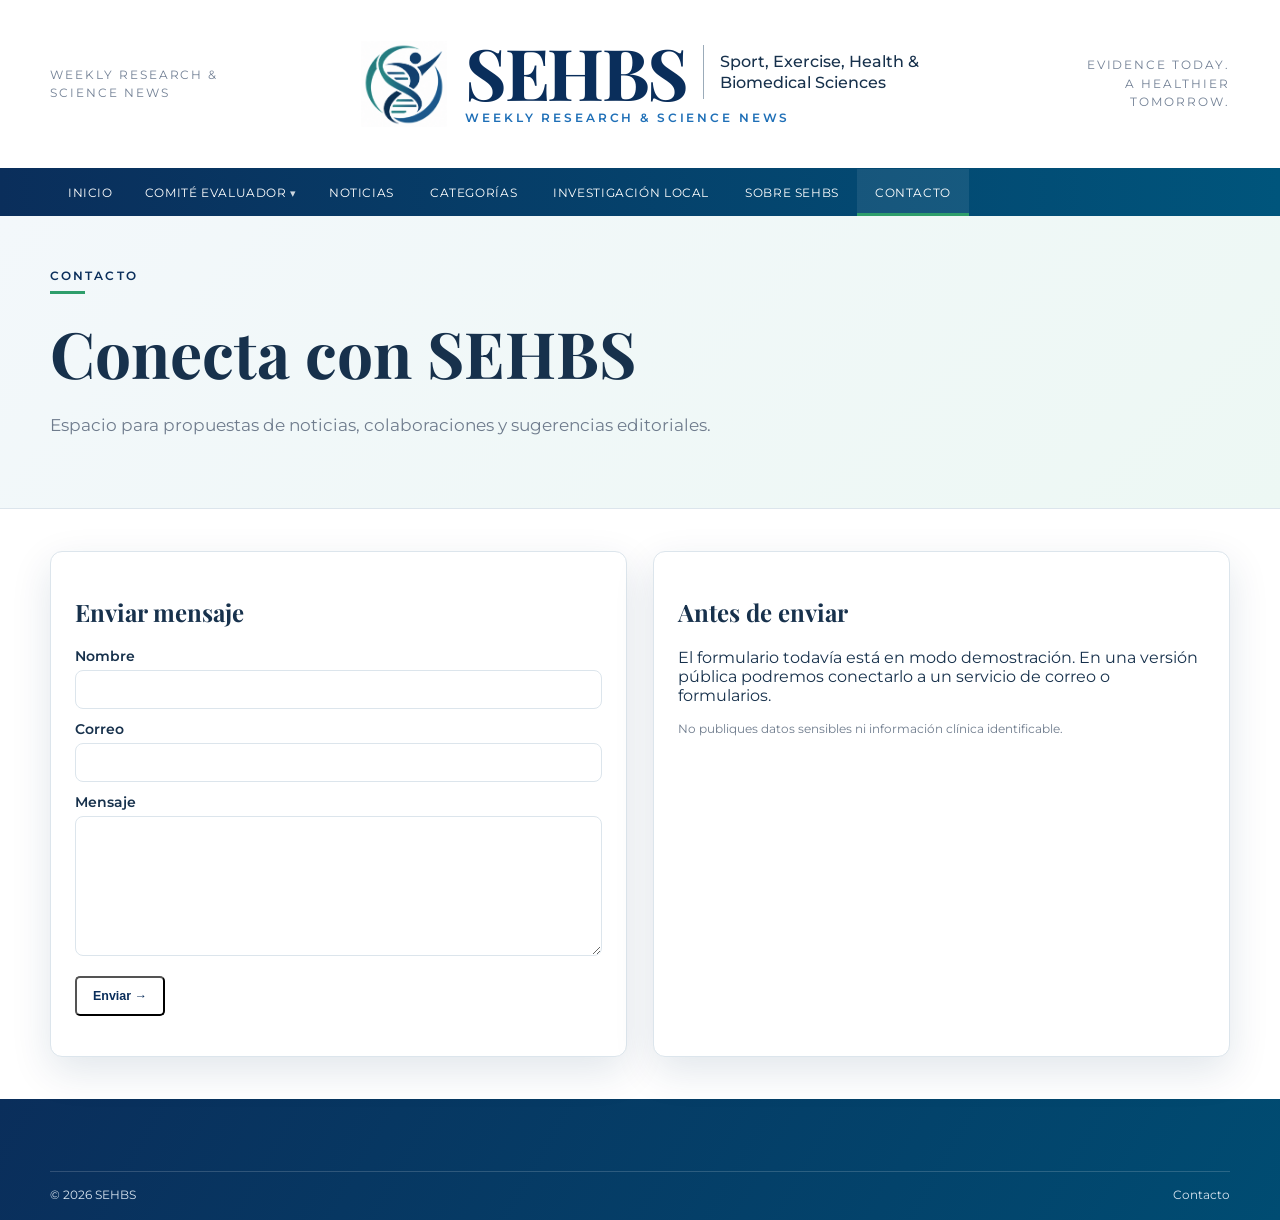
<file: contacto.html>
<!doctype html><html lang="es"><head><meta charset="utf-8"><meta name="viewport" content="width=device-width,initial-scale=1"><title>Contacto | SEHBS</title><link rel="icon" type="image/png" sizes="128x128" href="assets/favicon-sehbs-2026.png?v=2"><link rel="apple-touch-icon" sizes="180x180" href="assets/apple-touch-icon.png"><link rel="stylesheet" href="assets/styles.css?v=20260923-43"><script defer src="assets/app.js"></script></head><body>
<header class="brandbar"><div class="container"><div class="motto">Weekly Research & Science News</div><a href="index.html" class="brand-lockup">
  <img class="logo-mark" src="assets/logo-mark.png?v=2" alt="Símbolo SEHBS">
  <div class="brand-copy">
    <div class="brand-main-row">
      <span class="brand-acronym">SEHBS</span>
      <span class="brand-divider" aria-hidden="true"></span>
      <span class="brand-name">Sport, Exercise, Health &amp;<br>Biomedical Sciences</span>
    </div>
    <div class="brand-subtitle">WEEKLY RESEARCH &amp; SCIENCE NEWS</div>
  </div>
</a><div class="motto right">Evidence today.<br>A healthier tomorrow.</div></div></header>
<nav class="nav"><div class="container"><button class="menu-btn">☰</button><div class="navlinks"><a href="index.html">Inicio</a><details class="nav-dropdown">
  <summary>Comité Evaluador</summary>
  <div class="nav-dropdown-menu">
    <a href="comite-evaluador.html#finalidad">Finalidad del comité</a>
    <a href="comite-evaluador.html#integrantes">Integrantes</a>
    <a href="comite-evaluador.html#areas">Áreas de especialización</a>
  </div>
</details><a href="noticias.html">Noticias</a><a href="categorias.html">Categorías</a><a href="investigacion-local.html">Investigación local</a><a href="sobre.html">Sobre SEHBS</a><a class="active" href="contacto.html">Contacto</a></div></div></nav>
<section class="page-hero"><div class="container"><div class="eyebrow">Contacto</div><h1>Conecta con SEHBS</h1><p>Espacio para propuestas de noticias, colaboraciones y sugerencias editoriales.</p></div></section>
<section class="content"><div class="container contact-grid"><div class="contact-card"><h2>Enviar mensaje</h2><form data-demo-form><label>Nombre</label><input required><label>Correo</label><input required type="email"><label>Mensaje</label><textarea required></textarea><p><button class="btn">Enviar →</button></p></form></div><div class="contact-card"><h2>Antes de enviar</h2><p>El formulario todavía está en modo demostración. En una versión pública podremos conectarlo a un servicio de correo o formularios.</p><p class="meta">No publiques datos sensibles ni información clínica identificable.</p></div></div></section>
<footer class="footer"><div class="container"><div class="copyright"><span>© 2026 SEHBS</span><span>Contacto</span></div></div></footer><div class="toast"></div></body></html>
</file>
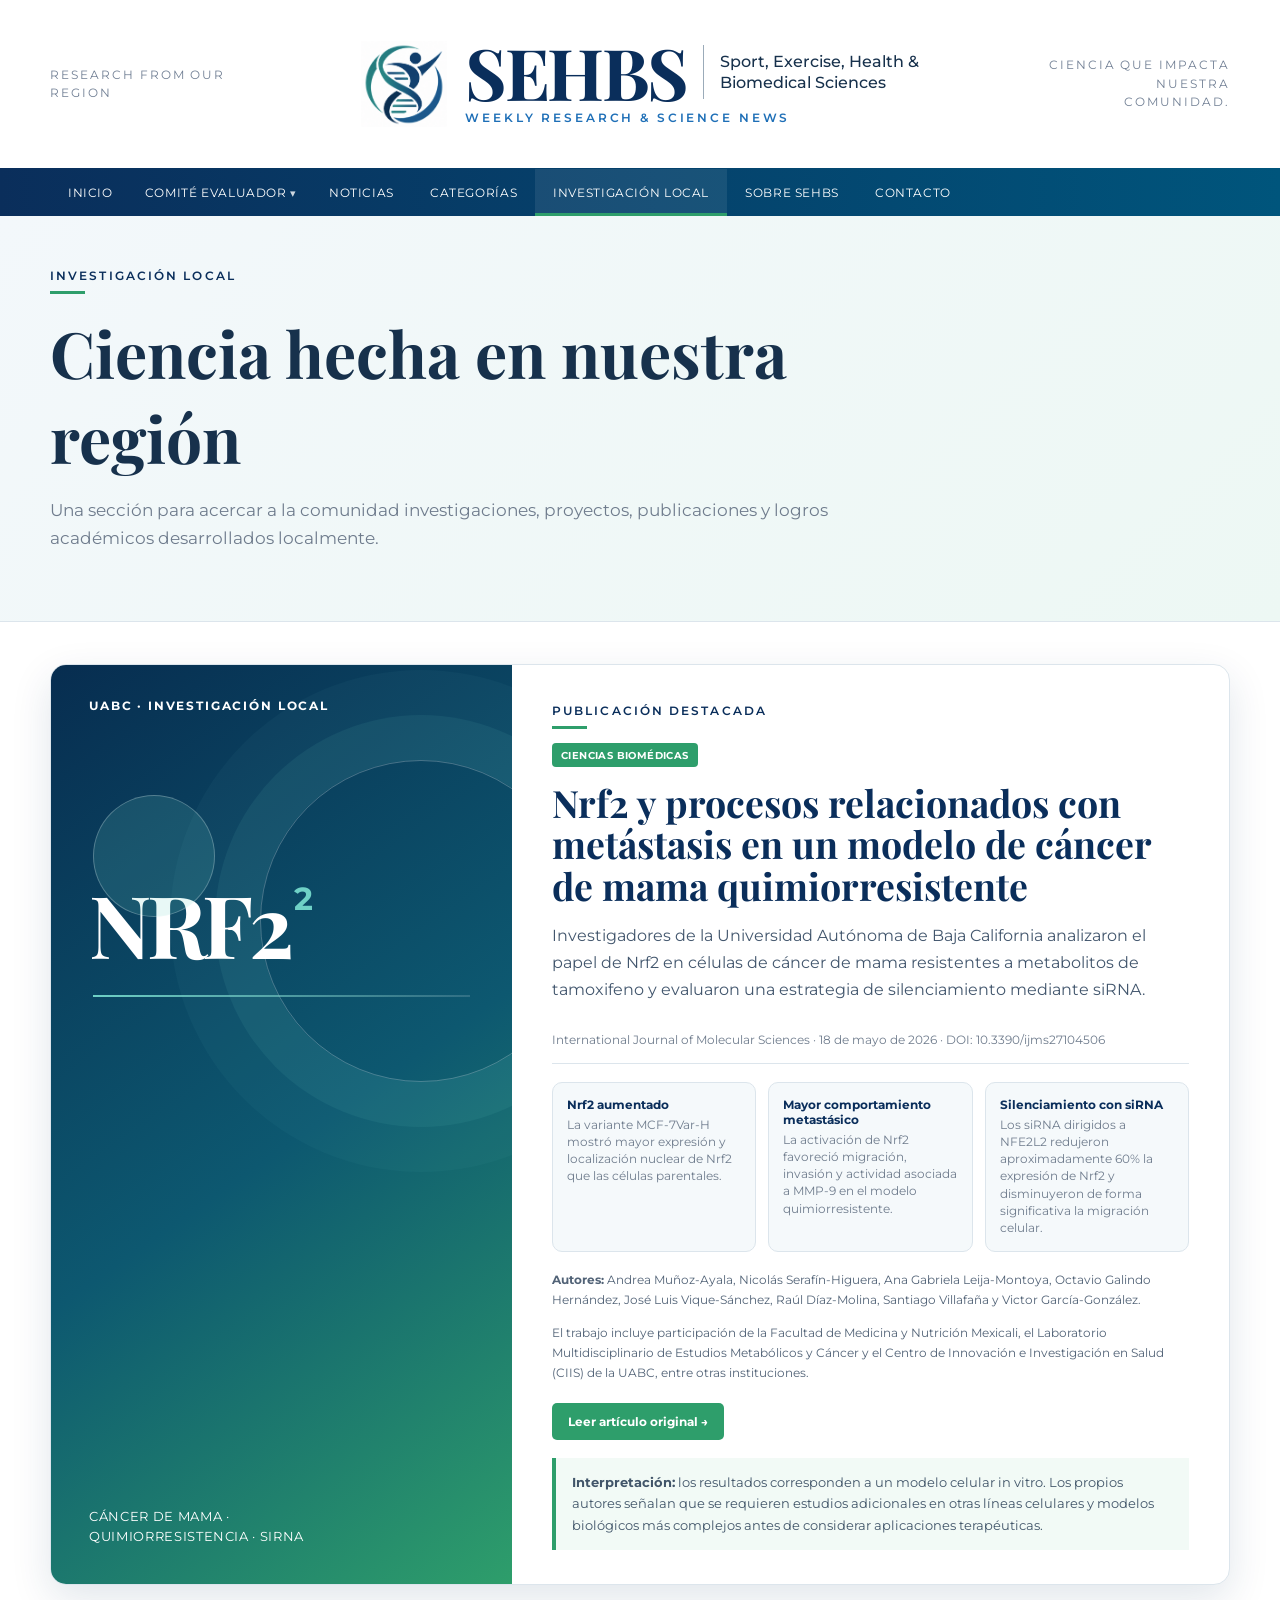
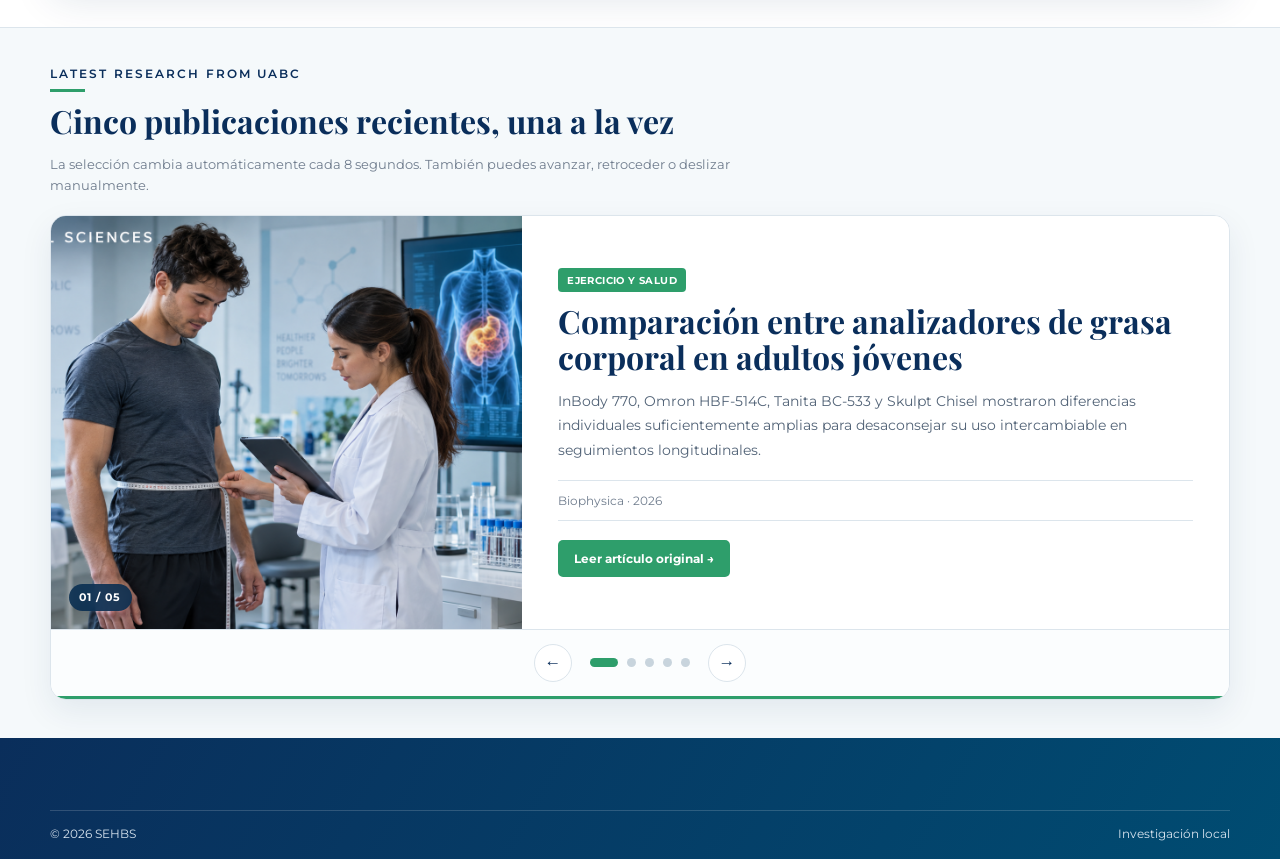
<file: investigacion-local.html>
<!doctype html><html lang="es"><head><meta charset="utf-8"><meta name="viewport" content="width=device-width,initial-scale=1"><title>Investigación local | SEHBS</title><link rel="icon" type="image/png" sizes="128x128" href="assets/favicon-sehbs-2026.png?v=2"><link rel="apple-touch-icon" sizes="180x180" href="assets/apple-touch-icon.png"><link rel="stylesheet" href="assets/styles.css?v=20261109-02"><script defer src="data/articles.js?v=20261109-02"></script><script defer src="assets/app.js?v=20261109-02"></script></head><body>
<header class="brandbar"><div class="container"><div class="motto">Research from our region</div><a href="index.html" class="brand-lockup">
  <img class="logo-mark" src="assets/logo-mark.png?v=2" alt="Símbolo SEHBS">
  <div class="brand-copy">
    <div class="brand-main-row">
      <span class="brand-acronym">SEHBS</span>
      <span class="brand-divider" aria-hidden="true"></span>
      <span class="brand-name">Sport, Exercise, Health &amp;<br>Biomedical Sciences</span>
    </div>
    <div class="brand-subtitle">WEEKLY RESEARCH &amp; SCIENCE NEWS</div>
  </div>
</a><div class="motto right">Ciencia que impacta<br>nuestra comunidad.</div></div></header>
<nav class="nav"><div class="container"><button class="menu-btn">☰</button><div class="navlinks"><a href="index.html">Inicio</a><details class="nav-dropdown">
  <summary>Comité Evaluador</summary>
  <div class="nav-dropdown-menu">
    <a href="comite-evaluador.html#finalidad">Finalidad del comité</a>
    <a href="comite-evaluador.html#integrantes">Integrantes</a>
    <a href="comite-evaluador.html#areas">Áreas de especialización</a>
  </div>
</details><a href="noticias.html">Noticias</a><a href="categorias.html">Categorías</a><a class="active" href="investigacion-local.html">Investigación local</a><a href="sobre.html">Sobre SEHBS</a><a href="contacto.html">Contacto</a></div></div></nav>
<section class="page-hero"><div class="container"><div class="eyebrow">Investigación local</div><h1>Ciencia hecha en nuestra región</h1><p>Una sección para acercar a la comunidad investigaciones, proyectos, publicaciones y logros académicos desarrollados localmente.</p></div></section>
<section class="content"><div class="container">
<article class="local-feature">
  <div class="local-feature-visual" aria-hidden="true">
    <div class="local-visual-kicker">UABC · INVESTIGACIÓN LOCAL</div>
    <div class="local-visual-nrf">NRF2</div>
    <div class="local-visual-lines"></div>
    <div class="local-visual-caption">Cáncer de mama · Quimiorresistencia · siRNA</div>
  </div>
  <div class="local-feature-copy">
    <div class="eyebrow">Publicación destacada</div>
    <span class="badge">Ciencias Biomédicas</span>
    <h2>Nrf2 y procesos relacionados con metástasis en un modelo de cáncer de mama quimiorresistente</h2>
    <p class="local-feature-lead">Investigadores de la Universidad Autónoma de Baja California analizaron el papel de Nrf2 en células de cáncer de mama resistentes a metabolitos de tamoxifeno y evaluaron una estrategia de silenciamiento mediante siRNA.</p>
    <div class="local-feature-meta">International Journal of Molecular Sciences · 18 de mayo de 2026 · DOI: 10.3390/ijms27104506</div>
    <div class="local-keypoints">
      <div><strong>Nrf2 aumentado</strong><span>La variante MCF-7Var-H mostró mayor expresión y localización nuclear de Nrf2 que las células parentales.</span></div>
      <div><strong>Mayor comportamiento metastásico</strong><span>La activación de Nrf2 favoreció migración, invasión y actividad asociada a MMP-9 en el modelo quimiorresistente.</span></div>
      <div><strong>Silenciamiento con siRNA</strong><span>Los siRNA dirigidos a NFE2L2 redujeron aproximadamente 60% la expresión de Nrf2 y disminuyeron de forma significativa la migración celular.</span></div>
    </div>
    <p class="local-feature-authors"><strong>Autores:</strong> Andrea Muñoz-Ayala, Nicolás Serafín-Higuera, Ana Gabriela Leija-Montoya, Octavio Galindo Hernández, José Luis Vique-Sánchez, Raúl Díaz-Molina, Santiago Villafaña y Victor García-González.</p>
    <p class="local-feature-affiliation">El trabajo incluye participación de la Facultad de Medicina y Nutrición Mexicali, el Laboratorio Multidisciplinario de Estudios Metabólicos y Cáncer y el Centro de Innovación e Investigación en Salud (CIIS) de la UABC, entre otras instituciones.</p>
    <div class="local-feature-actions">
      <a class="btn green" href="https://doi.org/10.3390/ijms27104506">Leer artículo original →</a>
    </div>
    <div class="committee-note"><strong>Interpretación:</strong> los resultados corresponden a un modelo celular in vitro. Los propios autores señalan que se requieren estudios adicionales en otras líneas celulares y modelos biológicos más complejos antes de considerar aplicaciones terapéuticas.</div>
  </div>
</article>
</div></section>

<section class="section soft local-more-section"><div class="container">
  <div class="section-head local-carousel-heading">
    <div>
      <div class="section-title">Latest Research from UABC</div>
      <h2 class="committee-title">Cinco publicaciones recientes, una a la vez</h2>
      <p class="local-carousel-intro">La selección cambia automáticamente cada 8 segundos. También puedes avanzar, retroceder o deslizar manualmente.</p>
    </div>
  </div>
  <div class="local-carousel" data-local-carousel aria-label="Últimas publicaciones de investigación local" aria-roledescription="carousel">
    <div class="local-carousel-viewport">
      <div class="local-carousel-track" data-local-carousel-track></div>
    </div>
    <div class="local-carousel-footer">
      <button class="local-carousel-arrow" type="button" data-local-prev aria-label="Artículo anterior">←</button>
      <div class="local-carousel-dots" data-local-dots aria-label="Seleccionar publicación"></div>
      <button class="local-carousel-arrow" type="button" data-local-next aria-label="Artículo siguiente">→</button>
    </div>
    <div class="local-carousel-progress" aria-hidden="true"><span data-local-progress></span></div>
  </div>
</div></section>
<footer class="footer"><div class="container"><div class="copyright"><span>© 2026 SEHBS</span><span>Investigación local</span></div></div></footer><div class="toast"></div></body></html>
</file>
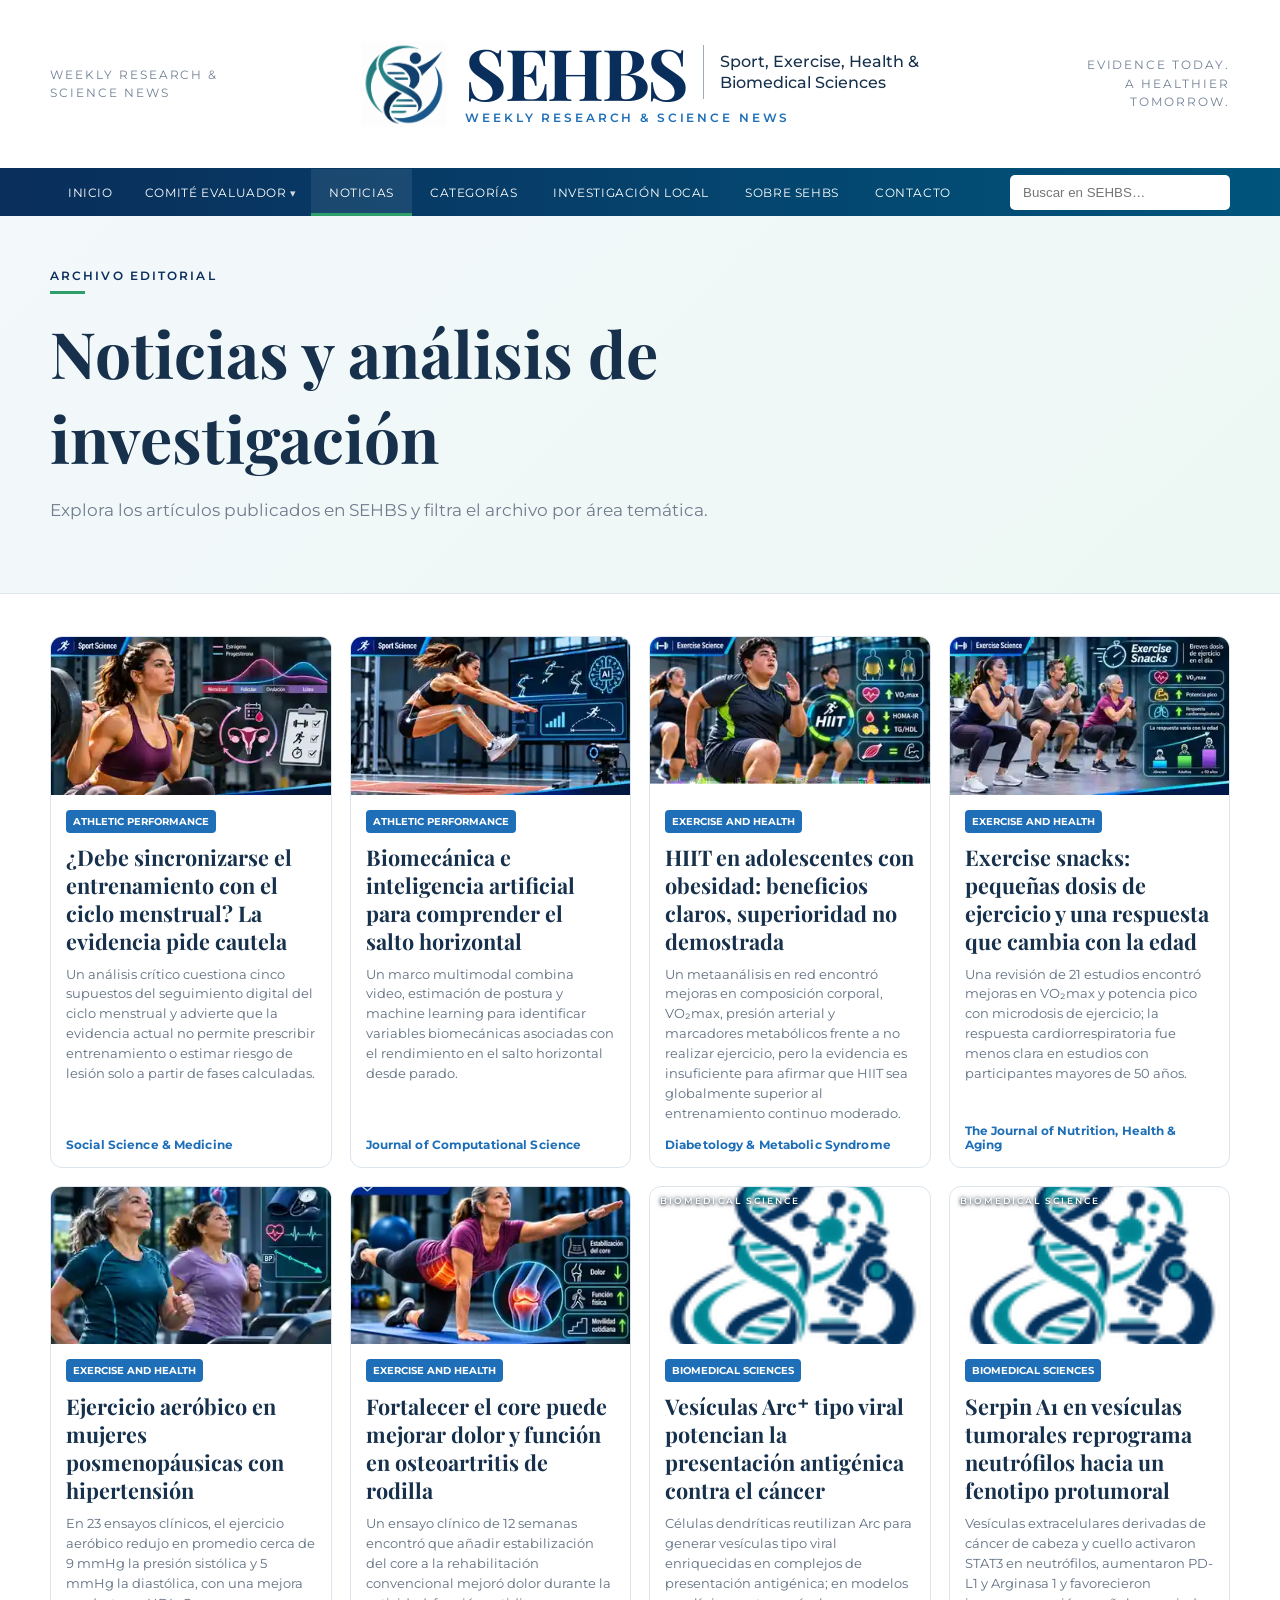
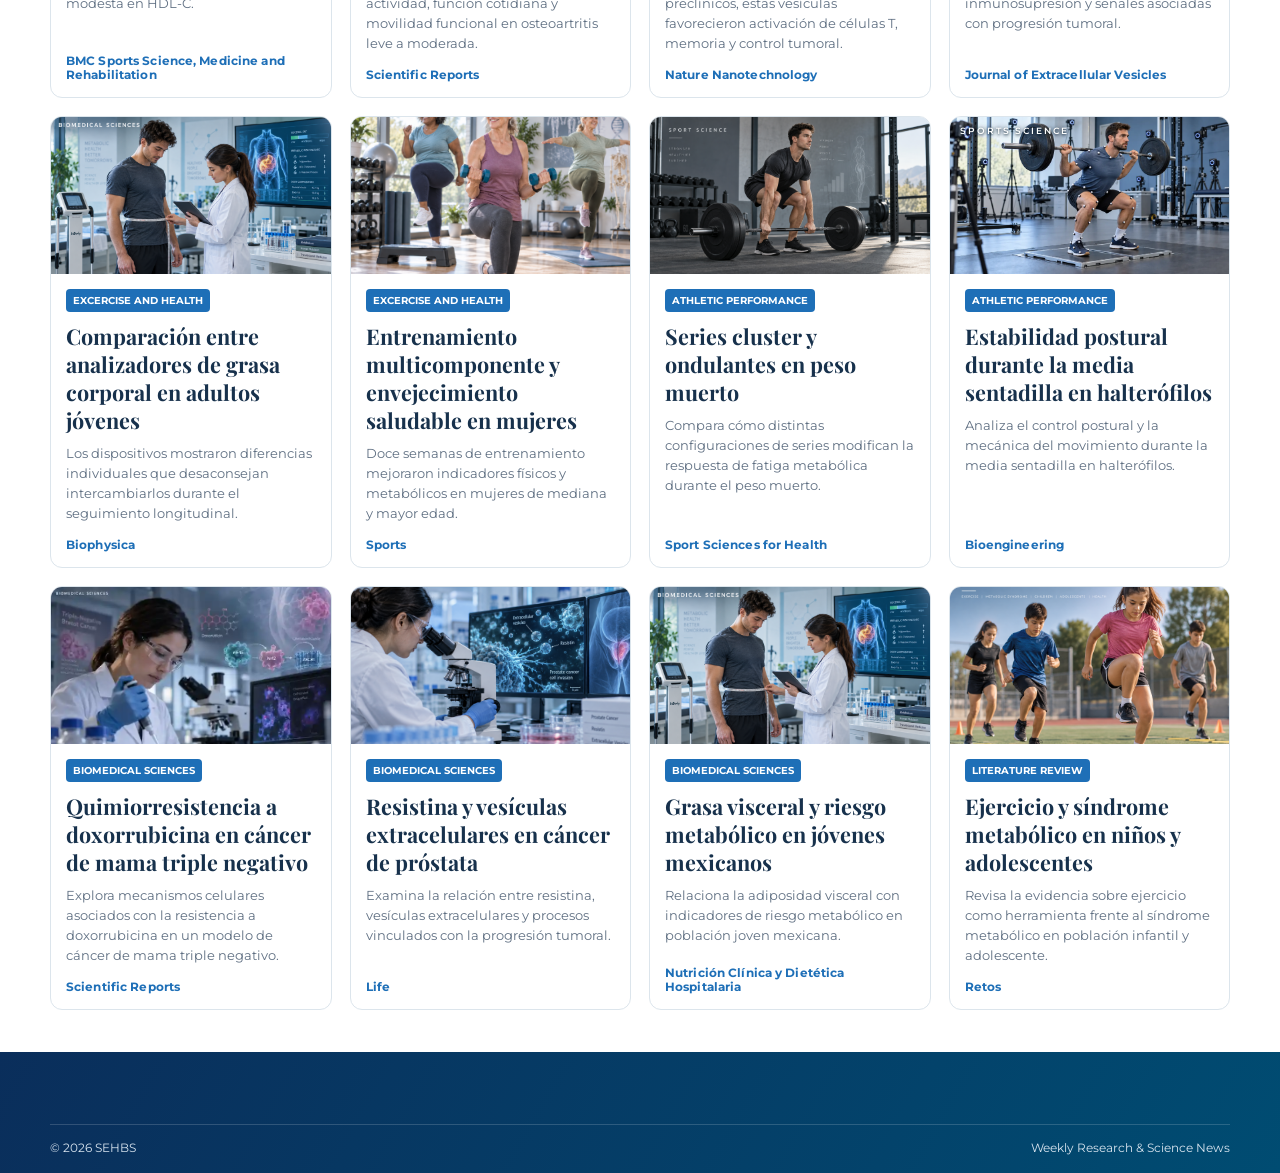
<file: noticias.html>
<!doctype html><html lang="es"><head><meta charset="utf-8"><meta name="viewport" content="width=device-width,initial-scale=1"><title>Noticias | SEHBS</title><link rel="icon" type="image/png" sizes="128x128" href="assets/favicon-sehbs-2026.png?v=2"><link rel="apple-touch-icon" sizes="180x180" href="assets/apple-touch-icon.png"><link rel="stylesheet" href="assets/styles.css?v=20261109-04"><script defer src="data/articles.js?v=20261110-01"></script><script defer src="assets/app.js?v=20261109-04"></script></head><body>
<header class="brandbar"><div class="container"><div class="motto">Weekly Research & Science News</div><a href="index.html" class="brand-lockup">
  <img class="logo-mark" src="assets/logo-mark.png?v=2" alt="Símbolo SEHBS">
  <div class="brand-copy">
    <div class="brand-main-row">
      <span class="brand-acronym">SEHBS</span>
      <span class="brand-divider" aria-hidden="true"></span>
      <span class="brand-name">Sport, Exercise, Health &amp;<br>Biomedical Sciences</span>
    </div>
    <div class="brand-subtitle">WEEKLY RESEARCH &amp; SCIENCE NEWS</div>
  </div>
</a><div class="motto right">Evidence today.<br>A healthier tomorrow.</div></div></header>
<nav class="nav"><div class="container"><button class="menu-btn">☰</button><div class="navlinks"><a href="index.html">Inicio</a><details class="nav-dropdown">
  <summary>Comité Evaluador</summary>
  <div class="nav-dropdown-menu">
    <a href="comite-evaluador.html#finalidad">Finalidad del comité</a>
    <a href="comite-evaluador.html#integrantes">Integrantes</a>
    <a href="comite-evaluador.html#areas">Áreas de especialización</a>
  </div>
</details><a class="active" href="noticias.html">Noticias</a><a href="categorias.html">Categorías</a><a href="investigacion-local.html">Investigación local</a><a href="sobre.html">Sobre SEHBS</a><a href="contacto.html">Contacto</a></div><div class="search"><input data-search type="search" placeholder="Buscar en SEHBS…"></div></div></nav>
<section class="page-hero"><div class="container"><div class="eyebrow">Archivo editorial</div><h1 data-category-title>Noticias y análisis de investigación</h1><p data-category-intro>Explora los artículos publicados en SEHBS y filtra el archivo por área temática.</p><p><a class="more" data-category-reset hidden href="noticias.html">← Ver todas las noticias</a></p></div></section>
<section class="content"><div class="container"><div class="news-grid" data-news-grid></div><div class="notice" data-empty-state hidden>No hay artículos disponibles todavía en esta categoría.</div></div></section>
<footer class="footer"><div class="container"><div class="copyright"><span>© 2026 SEHBS</span><span>Weekly Research & Science News</span></div></div></footer><div class="toast"></div></body></html>
</file>
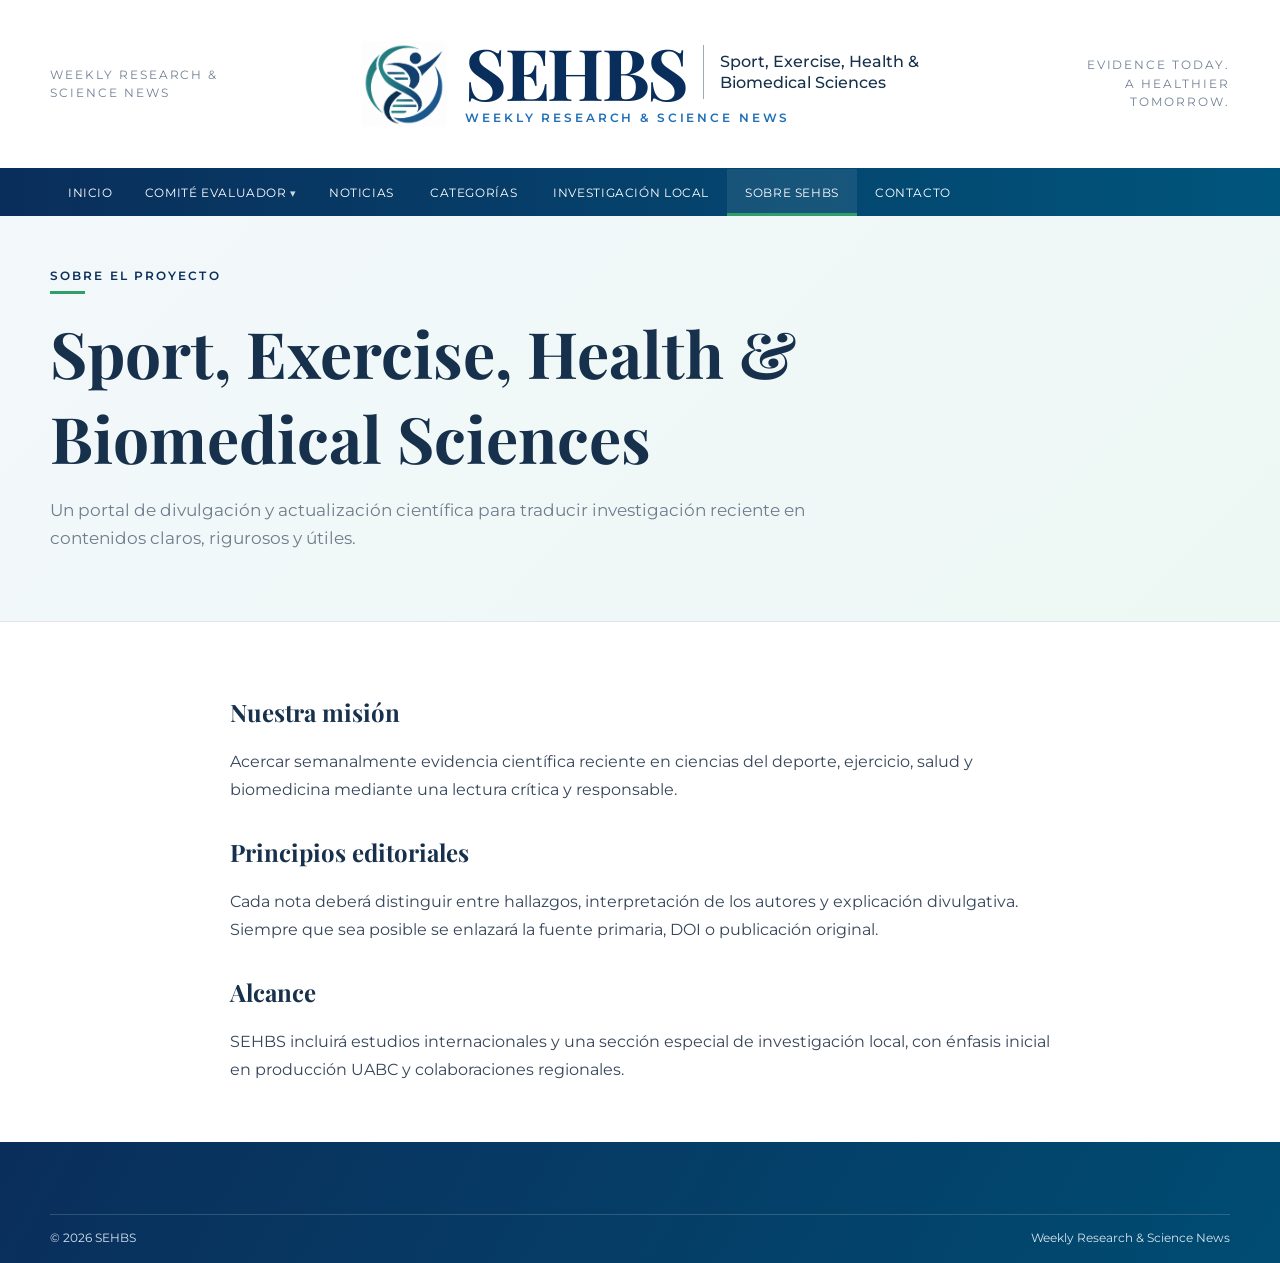
<file: sobre.html>
<!doctype html><html lang="es"><head><meta charset="utf-8"><meta name="viewport" content="width=device-width,initial-scale=1"><title>Sobre SEHBS</title><link rel="icon" type="image/png" sizes="128x128" href="assets/favicon-sehbs-2026.png?v=2"><link rel="apple-touch-icon" sizes="180x180" href="assets/apple-touch-icon.png"><link rel="stylesheet" href="assets/styles.css?v=20260923-43"><script defer src="assets/app.js"></script></head><body>
<header class="brandbar"><div class="container"><div class="motto">Weekly Research & Science News</div><a href="index.html" class="brand-lockup">
  <img class="logo-mark" src="assets/logo-mark.png?v=2" alt="Símbolo SEHBS">
  <div class="brand-copy">
    <div class="brand-main-row">
      <span class="brand-acronym">SEHBS</span>
      <span class="brand-divider" aria-hidden="true"></span>
      <span class="brand-name">Sport, Exercise, Health &amp;<br>Biomedical Sciences</span>
    </div>
    <div class="brand-subtitle">WEEKLY RESEARCH &amp; SCIENCE NEWS</div>
  </div>
</a><div class="motto right">Evidence today.<br>A healthier tomorrow.</div></div></header>
<nav class="nav"><div class="container"><button class="menu-btn">☰</button><div class="navlinks"><a href="index.html">Inicio</a><details class="nav-dropdown">
  <summary>Comité Evaluador</summary>
  <div class="nav-dropdown-menu">
    <a href="comite-evaluador.html#finalidad">Finalidad del comité</a>
    <a href="comite-evaluador.html#integrantes">Integrantes</a>
    <a href="comite-evaluador.html#areas">Áreas de especialización</a>
  </div>
</details><a href="noticias.html">Noticias</a><a href="categorias.html">Categorías</a><a href="investigacion-local.html">Investigación local</a><a class="active" href="sobre.html">Sobre SEHBS</a><a href="contacto.html">Contacto</a></div></div></nav>
<section class="page-hero"><div class="container"><div class="eyebrow">Sobre el proyecto</div><h1>Sport, Exercise, Health & Biomedical Sciences</h1><p>Un portal de divulgación y actualización científica para traducir investigación reciente en contenidos claros, rigurosos y útiles.</p></div></section>
<section class="content"><div class="container prose"><h2>Nuestra misión</h2><p>Acercar semanalmente evidencia científica reciente en ciencias del deporte, ejercicio, salud y biomedicina mediante una lectura crítica y responsable.</p><h2>Principios editoriales</h2><p>Cada nota deberá distinguir entre hallazgos, interpretación de los autores y explicación divulgativa. Siempre que sea posible se enlazará la fuente primaria, DOI o publicación original.</p><h2>Alcance</h2><p>SEHBS incluirá estudios internacionales y una sección especial de investigación local, con énfasis inicial en producción UABC y colaboraciones regionales.</p></div></section>
<footer class="footer"><div class="container"><div class="copyright"><span>© 2026 SEHBS</span><span>Weekly Research & Science News</span></div></div></footer><div class="toast"></div></body></html>
</file>
<file: assets/styles.css>
@import url('https://fonts.googleapis.com/css2?family=Montserrat:wght@400;500;600;700&family=Playfair+Display:wght@600;700&display=swap');
:root{--navy:#0A2E5B;--blue:#1E6FB7;--green:#2E9E6B;--aqua:#6FD1C6;--ink:#17314c;--muted:#6f7c8d;--line:#dce5ec;--soft:#f5f9fb;--shadow:0 14px 40px rgba(10,46,91,.12);--radius:14px}
*{box-sizing:border-box}html{scroll-behavior:smooth}body{margin:0;font-family:Montserrat,Arial,sans-serif;color:var(--ink);background:#fff}a{color:inherit;text-decoration:none}img{max-width:100%;display:block}.container{width:min(1180px,calc(100% - 40px));margin:auto}
.topline{font-size:.7rem;letter-spacing:.14em;text-transform:uppercase;color:#5e6d80;padding:10px 0;border-bottom:1px solid var(--line)}.topline .container{display:flex;justify-content:space-between;gap:20px}
.brandbar{background:white;padding:18px 0}.brandbar .container{min-height:132px;display:grid;grid-template-columns:minmax(170px,1fr) minmax(540px,760px) minmax(170px,1fr);align-items:center;gap:28px}.brandbar a{justify-self:center;width:100%;max-width:760px}.logo{width:100%;max-width:700px;height:auto;margin:auto}.motto{font-size:.72rem;line-height:1.6;letter-spacing:.17em;text-transform:uppercase;color:#728095;max-width:210px}.motto.right{justify-self:end;text-align:right}
.nav{background:linear-gradient(90deg,var(--navy),#00557c);color:#fff;position:sticky;top:0;z-index:20}.nav .container{display:flex;align-items:center;min-height:48px}.navlinks{display:flex;align-items:center;flex:1}.nav a{padding:16px 18px;font-size:.78rem;text-transform:uppercase;letter-spacing:.05em}.nav a:hover,.nav a.active{background:rgba(255,255,255,.08);box-shadow:inset 0 -3px var(--green)}.menu-btn{display:none;background:none;border:0;color:white;font-size:1.4rem;padding:10px}.search input{padding:9px 12px;border-radius:5px;border:1px solid rgba(255,255,255,.2);min-width:220px}
.hero-wrap{padding:18px 0 12px}.hero-grid{display:grid;grid-template-columns:2.1fr .85fr;gap:20px}.hero{min-height:430px;border-radius:var(--radius);overflow:hidden;background-size:cover;background-position:center;position:relative;box-shadow:var(--shadow)}.hero:after{content:"";position:absolute;inset:0;background:linear-gradient(90deg,rgba(5,35,68,.96) 0%,rgba(5,35,68,.7) 48%,rgba(5,35,68,.08) 100%)}.hero-content{position:relative;z-index:2;color:white;padding:44px;max-width:66%}.badge{display:inline-block;background:var(--green);color:white;padding:6px 9px;border-radius:4px;text-transform:uppercase;font-size:.62rem;font-weight:700;letter-spacing:.04em}.hero h1,.weekly h2,h1,h2,h3{font-family:'Playfair Display',Georgia,serif}.hero h1{font-size:clamp(2.6rem,4.3vw,4.6rem);line-height:1.03;margin:17px 0}.hero p{line-height:1.55}.meta{font-size:.78rem;color:var(--muted)}.hero .meta{color:#dce8f1;margin-bottom:18px}.btn{display:inline-block;background:white;color:var(--navy);padding:11px 16px;border-radius:5px;font-weight:700;font-size:.78rem}.btn.green{background:var(--green);color:white}
.weekly{border:1px solid var(--line);border-radius:var(--radius);padding:18px;background:white;box-shadow:var(--shadow)}.weekly img{width:100%;aspect-ratio:16/9;object-fit:cover;border-radius:8px;margin:10px 0 14px}.weekly h2{font-size:1.65rem;line-height:1.1;margin:12px 0}.weekly p{color:var(--muted);font-size:.9rem;line-height:1.5}
.section{padding:38px 0}.soft{background:var(--soft)}.section-head{display:flex;align-items:center;justify-content:space-between;gap:20px;margin-bottom:18px}.section-title,.eyebrow{text-transform:uppercase;letter-spacing:.17em;font-size:.77rem;color:var(--navy);font-weight:600}.section-title:after,.eyebrow:after{content:"";display:block;width:35px;height:3px;background:var(--green);margin-top:8px}.more{font-size:.85rem;color:var(--blue);font-weight:600}
.category-grid{display:grid;grid-template-columns:repeat(4,1fr);gap:18px}.category{min-height:200px;border-radius:12px;padding:24px;display:flex;flex-direction:column;justify-content:flex-end;color:white;position:relative;overflow:hidden;box-shadow:var(--shadow)}.category::before{content:"";position:absolute;inset:0;background:linear-gradient(140deg,rgba(10,46,91,.96),rgba(30,111,183,.74))}.category:nth-child(2)::before{background:linear-gradient(140deg,rgba(23,102,70,.96),rgba(46,158,107,.76))}.category:nth-child(3)::before{background:linear-gradient(140deg,rgba(0,116,131,.96),rgba(111,209,198,.68))}.category:nth-child(4)::before{background:linear-gradient(140deg,rgba(13,66,124,.96),rgba(21,93,167,.75))}.category>*{position:relative}.category .icon{font-size:2rem;margin-bottom:12px}.category h3{color:white;font-size:1.7rem;margin:0 0 7px}.category p{margin:0;color:#edf4fa;font-size:.9rem}
.news-grid{display:grid;grid-template-columns:repeat(4,1fr);gap:18px}.card{background:white;border:1px solid var(--line);border-radius:12px;overflow:hidden;transition:.2s;display:flex;flex-direction:column}.card:hover{transform:translateY(-3px);box-shadow:var(--shadow)}.card img{aspect-ratio:16/9;object-fit:cover}.card-body{padding:15px;display:flex;flex-direction:column;flex:1}.card .tag{font-size:.64rem;text-transform:uppercase;color:white;background:var(--blue);padding:5px 7px;border-radius:4px;align-self:flex-start;font-weight:700}.card h3{font-size:1.35rem;margin:10px 0 0}.card .date{font-size:.72rem;color:#8994a4;margin-top:auto;padding-top:12px}
.local{display:grid;grid-template-columns:1fr 1.35fr;min-height:290px;border-radius:var(--radius);overflow:hidden;background:#eef7f8;border:1px solid var(--line);box-shadow:var(--shadow)}.local img{width:100%;height:100%;object-fit:cover}.local .copy{padding:34px;display:flex;flex-direction:column;justify-content:center;background:linear-gradient(120deg,#fff,#eff8f8)}.local h2{font-size:2rem}
.newsletter{border-top:1px solid var(--line);border-bottom:1px solid var(--line);padding:24px 0}.newsletter .container{display:flex;align-items:flex-start;justify-content:space-between;gap:22px}.newsletter h3{margin:0;font-size:1.3rem}
.newsletter-brevo{min-width:min(520px,100%);max-width:560px;background:transparent!important;text-align:left!important}.newsletter .sib-form-container{width:100%}.newsletter .sehbs-sib-container{max-width:none!important;background:transparent!important;border:0!important;padding:0!important}.newsletter #sib-form{display:grid;grid-template-columns:minmax(0,1fr) auto;gap:10px 0;align-items:start}.newsletter .sehbs-email-block{grid-column:1/2;padding:0!important}.newsletter .sehbs-email-block .entry__field{border:0!important;background:transparent!important}.newsletter .sehbs-email-block input{width:100%;height:44px;padding:12px 14px!important;border:1px solid var(--line)!important;border-radius:6px 0 0 6px!important;outline:none;font:inherit;background:#fff!important}.newsletter .sehbs-submit-block{grid-column:2/3;grid-row:1;padding:0!important}.newsletter .sehbs-submit-block button{height:44px;border:0!important;border-radius:0 6px 6px 0!important;padding:0 18px!important;background:var(--green)!important;color:#fff!important;font-weight:700!important;cursor:pointer}.newsletter .sehbs-optin-block,.newsletter .sehbs-captcha-block{grid-column:1/3;padding:0!important}.newsletter .sehbs-optin-block{margin-top:2px}.newsletter .sehbs-optin-block .entry__label{display:block!important;font-size:.75rem!important;line-height:1.35!important;color:var(--muted)!important;font-weight:500!important;margin-bottom:5px!important}.newsletter .entry__choice label{display:flex!important;align-items:center!important;gap:7px!important;font-size:.75rem!important;color:var(--muted)!important}.newsletter .sehbs-consent-copy{font-size:.75rem;color:var(--muted)}.newsletter .sehbs-captcha-block{margin-top:2px}.newsletter .entry__error{display:block;font-size:.72rem!important;color:#9b2c2c!important;margin-top:4px!important}.newsletter .entry__error:empty{display:none!important}.newsletter .sib-form-message-panel{display:none;margin:0 0 10px!important;max-width:none!important}.newsletter .sehbs-newsletter-message{padding:9px 11px!important;border-radius:6px!important;font-size:.8rem!important;line-height:1.35!important}.newsletter .sehbs-newsletter-error{color:#7a1f1f!important;background:#ffeded!important;border:1px solid #ffbaba!important}.newsletter .sehbs-newsletter-success{color:#085229!important;background:#e7faf0!important;border:1px solid #9ee6bd!important}.newsletter .input--hidden{position:absolute!important;left:-9999px!important;width:1px!important;height:1px!important;opacity:0!important}
.footer{background:linear-gradient(120deg,var(--navy),#004c72);color:white;padding:42px 0 18px}.footer-grid{display:grid;grid-template-columns:1.4fr 1fr 1fr;gap:30px}.footer img{width:360px;filter:brightness(0) invert(1);opacity:.95}.footer h4{font-family:'Playfair Display',serif;font-size:1.1rem;margin:0 0 12px}.footer a{display:block;color:#e4eef7;font-size:.85rem;margin:8px 0}.copyright{margin-top:30px;border-top:1px solid rgba(255,255,255,.16);padding-top:16px;font-size:.72rem;color:#d8e4ef;display:flex;justify-content:space-between;gap:20px}
.page-hero{padding:52px 0;background:linear-gradient(135deg,#f3f8fb,#edf8f4);border-bottom:1px solid var(--line)}.page-hero h1{font-size:clamp(2.4rem,5vw,4.5rem);max-width:900px;margin:.25em 0}.page-hero p{max-width:780px;color:var(--muted);font-size:1.05rem;line-height:1.65}.content{padding:42px 0}.prose{max-width:820px;margin:auto}.prose h2{margin-top:32px}.prose p{color:#36455a;line-height:1.75}.notice{background:#fff8dd;border:1px solid #f0df9a;padding:14px 16px;border-radius:8px;color:#665718;font-size:.9rem;margin-bottom:22px}.contact-grid{display:grid;grid-template-columns:1fr 1fr;gap:26px}.contact-card{border:1px solid var(--line);border-radius:12px;padding:24px;background:white;box-shadow:var(--shadow)}.contact-card label{display:block;font-weight:600;font-size:.86rem;margin:12px 0 6px}.contact-card input,.contact-card textarea{width:100%;padding:11px;border:1px solid var(--line);border-radius:8px}.contact-card textarea{min-height:140px;resize:vertical}
.toast{position:fixed;right:20px;bottom:20px;background:var(--navy);color:white;padding:12px 16px;border-radius:8px;box-shadow:var(--shadow);opacity:0;transform:translateY(10px);pointer-events:none;transition:.25s;z-index:50}.toast.show{opacity:1;transform:none}
@media(max-width:900px){.brandbar{padding:14px 0}.brandbar .container{grid-template-columns:1fr;min-height:110px}.brandbar .motto{display:none}.brandbar a{max-width:680px}.logo{width:100%;max-width:680px}.hero-grid{grid-template-columns:1fr}.category-grid,.news-grid{grid-template-columns:repeat(2,1fr)}.local{grid-template-columns:1fr}.local img{max-height:300px}.footer-grid{grid-template-columns:1fr 1fr}.search{display:none}.newsletter .container{flex-direction:column;align-items:stretch}.newsletter form{min-width:0}}
@media(max-width:680px){.topline{display:none}.nav .container{display:block}.menu-btn{display:block;margin-left:auto}.navlinks{display:none;flex-direction:column}.navlinks.open{display:flex}.nav a{width:100%}.hero{min-height:500px}.hero-content{padding:30px 24px;max-width:100%}.hero h1{font-size:2.45rem}.category-grid,.news-grid{grid-template-columns:1fr}.section-head{align-items:flex-start;flex-direction:column}.footer-grid,.contact-grid{grid-template-columns:1fr}.copyright{flex-direction:column}.local .copy{padding:26px}}

/* SEHBS original brand mark + typographic lockup */
.brand-lockup{
  display:flex;
  align-items:center;
  justify-content:center;
  gap:16px;
  width:100%;
  max-width:760px;
  justify-self:center;
  text-decoration:none;
}
.logo-mark{
  width:118px;
  height:110px;
  object-fit:contain;
  flex:0 0 auto;
}
.brand-copy{
  display:flex;
  flex-direction:column;
  min-width:0;
}
.brand-main-row{
  display:flex;
  align-items:center;
  gap:16px;
}
.brand-acronym{
  font-family:'Playfair Display',Georgia,serif;
  font-size:4.25rem;
  line-height:.88;
  font-weight:700;
  color:var(--navy);
  white-space:nowrap;
}
.brand-divider{
  width:1px;
  height:58px;
  background:#9babb9;
  flex:0 0 auto;
}
.brand-name{
  font-family:Montserrat,Arial,sans-serif;
  font-size:1.08rem;
  line-height:1.35;
  color:#17314c;
  font-weight:500;
  white-space:nowrap;
}
.brand-subtitle{
  margin-top:10px;
  font-family:Montserrat,Arial,sans-serif;
  font-size:.82rem;
  line-height:1;
  letter-spacing:.24em;
  color:var(--blue);
  font-weight:600;
  white-space:nowrap;
}
.footer-brand{
  display:flex;
  align-items:center;
  gap:14px;
}
.footer .footer-mark{
  width:78px;
  height:78px;
  object-fit:contain;
  filter:none;
  opacity:1;
}
.footer-brand strong{
  display:block;
  font-family:'Playfair Display',Georgia,serif;
  font-size:2rem;
  letter-spacing:.02em;
}
.footer-brand p{
  margin:.35rem 0 0;
}

@media(max-width:900px){
  .brand-lockup{max-width:680px;gap:12px}
  .logo-mark{width:96px;height:90px}
  .brand-acronym{font-size:3.45rem}
  .brand-divider{height:48px}
  .brand-name{font-size:.96rem}
  .brand-subtitle{font-size:.72rem;letter-spacing:.18em}
}
@media(max-width:680px){
  .brand-lockup{gap:10px}
  .logo-mark{width:78px;height:74px}
  .brand-main-row{gap:10px}
  .brand-acronym{font-size:2.65rem}
  .brand-divider{height:38px}
  .brand-name{font-size:.74rem;line-height:1.25}
  .brand-subtitle{font-size:.58rem;letter-spacing:.12em;margin-top:8px}
}


/* Header refinement v2: compact mark at left + restored SEHBS typography */
.brandbar .container > .brand-lockup{
  display:flex;
  flex-direction:row;
  align-items:center;
  justify-content:center;
  gap:18px;
  width:auto;
  max-width:760px;
  justify-self:center;
}
.brandbar .brand-lockup .logo-mark{
  width:86px;
  height:86px;
  max-width:86px;
  object-fit:contain;
  flex:0 0 86px;
}
.brandbar .brand-copy{
  display:flex;
  flex-direction:column;
  justify-content:center;
}
.brandbar .brand-main-row{
  display:flex;
  flex-direction:row;
  align-items:center;
  gap:16px;
}
.brandbar .brand-acronym{
  font-family:'Playfair Display',Georgia,'Times New Roman',serif;
  font-size:4.45rem;
  line-height:.82;
  font-weight:700;
  letter-spacing:-.035em;
  color:var(--navy);
  white-space:nowrap;
}
.brandbar .brand-divider{
  width:1px;
  height:54px;
  background:#9babb9;
  flex:0 0 1px;
}
.brandbar .brand-name{
  font-family:Montserrat,Arial,sans-serif;
  font-size:1.02rem;
  line-height:1.3;
  font-weight:500;
  color:#17314c;
  white-space:nowrap;
}
.brandbar .brand-subtitle{
  margin-top:11px;
  font-family:Montserrat,Arial,sans-serif;
  font-size:.78rem;
  line-height:1;
  font-weight:600;
  letter-spacing:.23em;
  color:var(--blue);
  white-space:nowrap;
}
@media(max-width:900px){
  .brandbar .container > .brand-lockup{gap:14px}
  .brandbar .brand-lockup .logo-mark{width:74px;height:74px;max-width:74px;flex-basis:74px}
  .brandbar .brand-acronym{font-size:3.65rem}
  .brandbar .brand-divider{height:46px}
  .brandbar .brand-name{font-size:.9rem}
  .brandbar .brand-subtitle{font-size:.66rem;letter-spacing:.16em}
}
@media(max-width:680px){
  .brandbar .container > .brand-lockup{display:flex;flex-direction:row;gap:10px;max-width:100%}
  .brandbar .brand-lockup .logo-mark{width:58px;height:58px;max-width:58px;flex-basis:58px}
  .brandbar .brand-main-row{gap:9px}
  .brandbar .brand-acronym{font-size:2.75rem}
  .brandbar .brand-divider{height:36px}
  .brandbar .brand-name{font-size:.67rem;line-height:1.2}
  .brandbar .brand-subtitle{font-size:.53rem;letter-spacing:.10em;margin-top:7px}
}

/* Hero science image centering */
.hero{background-position:center center;background-repeat:no-repeat}

/* Featured hero framing v2 */
@media (min-width:901px){
  .hero{min-height:520px;background-position:center center;background-size:cover}
}

/* Featured hero image element: avoids Safari WebP background distortion */
.hero{background-image:none!important}
.hero .hero-media{position:absolute;inset:0;width:100%;height:100%;object-fit:cover;object-position:center center;display:block;z-index:0;image-rendering:auto}
.hero:after{z-index:1;pointer-events:none}
.hero-content{z-index:2}

/* Multicomponent latest-news crop */
.news-grid .card:first-child img{
  object-fit:cover;
  object-position:center top;
}

/* eIF4E Scientific Reports news crop */
.news-grid img[src*="biomedical-eif4e-doxorubicin-cover"]{
  object-fit:cover;
  object-position:center top;
}

/* Half-squat Bioengineering news crop */
.news-grid img[src*="athletic-postural-stability-cover"]{
  object-fit:cover;
  object-position:center top;
}

/* Visual category icons */
.category .icon{
  width: 138px;
  height: 138px;
  margin: 0 0 20px;
  display: flex;
  align-items: center;
  justify-content: center;

  /* Fondo sutil para separar el icono del gradiente */
  background: rgba(255,255,255,0.10);
  border: 1px solid rgba(255,255,255,0.22);
  border-radius: 20px;
  padding: 14px;
  box-sizing: border-box;
}

.category .icon img{
  width: 100%;
  height: 100%;
  object-fit: contain;
  display: block;

  /* Delineado/blanco visual */
  filter:
    drop-shadow(0 0 1px #ffffff)
    drop-shadow(0 0 2px #ffffff)
    drop-shadow(1px 0 0 #ffffff)
    drop-shadow(-1px 0 0 #ffffff)
    drop-shadow(0 1px 0 #ffffff)
    drop-shadow(0 -1px 0 #ffffff)
    drop-shadow(0 8px 18px rgba(0,0,0,0.18));
}

@media (max-width: 900px){
  .category .icon{
    width: 118px;
    height: 118px;
    padding: 12px;
  }
}

@media (max-width: 680px){
  .category .icon{
    width: 102px;
    height: 102px;
    padding: 10px;
  }
}

/* Category icon alignment */
.category{
  justify-content:flex-start;
}
.category .icon{
  flex:0 0 138px;
  align-self:flex-start;
}
@media(max-width:900px){
  .category .icon{flex-basis:118px}
}
@media(max-width:680px){
  .category .icon{flex-basis:102px}
}

@media(max-width:680px){.newsletter .container{align-items:stretch}.newsletter-brevo{min-width:0;width:100%}.newsletter-fields{display:flex}.newsletter-captcha{transform:scale(.88);margin-bottom:-8px}}

@media(max-width:680px){.newsletter .container{align-items:stretch}.newsletter-brevo{min-width:0;width:100%}.newsletter #sib-form{grid-template-columns:minmax(0,1fr) auto}.newsletter .sehbs-captcha-block{transform:scale(.88);transform-origin:left top;margin-bottom:-8px}}


/* Newsletter alignment refinement: Brevo checkbox + spacing */
.newsletter #sib-form{
  row-gap:12px;
}
.newsletter .sehbs-optin-block{
  margin-top:4px;
}
.newsletter .sehbs-optin-block .entry__label{
  margin:0 0 8px!important;
}
.newsletter .entry__choice{
  margin:0!important;
  padding:0!important;
}
.newsletter .entry__choice label{
  position:relative!important;
  display:block!important;
  min-height:20px!important;
  padding:1px 0 0 26px!important;
  margin:0!important;
  line-height:1.45!important;
}
.newsletter .entry__choice .input_replaced{
  position:absolute!important;
  opacity:0!important;
  width:1px!important;
  height:1px!important;
  pointer-events:none!important;
}
.newsletter .entry__choice .checkbox{
  position:absolute!important;
  left:0!important;
  top:1px!important;
  width:16px!important;
  height:16px!important;
  margin:0!important;
}
.newsletter .sehbs-consent-copy{
  display:inline-block!important;
  line-height:1.45!important;
  vertical-align:top!important;
}
.newsletter .sehbs-captcha-block{
  margin-top:0!important;
}
.newsletter .sehbs-captcha-block .form__label-row{
  display:flex!important;
  justify-content:flex-start!important;
}


/* Newsletter consent checkbox: use native control for stable Brevo alignment */
.newsletter .entry__choice label{
  display:flex!important;
  align-items:center!important;
  gap:8px!important;
  min-height:20px!important;
  padding:0!important;
  margin:0!important;
  line-height:1.4!important;
}
.newsletter .entry__choice .input_replaced{
  position:static!important;
  opacity:1!important;
  width:16px!important;
  height:16px!important;
  margin:0!important;
  pointer-events:auto!important;
  appearance:auto!important;
  -webkit-appearance:checkbox!important;
  flex:0 0 auto!important;
}
.newsletter .entry__choice .checkbox{
  display:none!important;
}
.newsletter .sehbs-consent-copy{
  display:inline!important;
  line-height:1.4!important;
  vertical-align:middle!important;
}


/* Newsletter final alignment: email/button and native consent checkbox */
.newsletter .sehbs-email-block .form__entry,
.newsletter .sehbs-email-block .form__label-row,
.newsletter .sehbs-email-block .entry__field,
.newsletter .sehbs-submit-block{
  margin:0!important;
  padding:0!important;
}
.newsletter .sehbs-email-block input,
.newsletter .sehbs-submit-block button{
  height:48px!important;
  min-height:48px!important;
  margin:0!important;
  box-sizing:border-box!important;
}
.newsletter .sehbs-email-block input{
  border-radius:6px 0 0 6px!important;
}
.newsletter .sehbs-submit-block button{
  display:flex!important;
  align-items:center!important;
  justify-content:center!important;
  border-radius:0 6px 6px 0!important;
  line-height:1!important;
}
.newsletter .entry__choice .input_replaced{
  width:15px!important;
  height:15px!important;
  min-width:15px!important;
  min-height:15px!important;
  margin:0!important;
  border:0!important;
  outline:none!important;
  box-shadow:none!important;
  accent-color:var(--green);
}
.newsletter .entry__choice label{
  gap:7px!important;
}


/* Newsletter consent: native checkbox, no Brevo replacement overlay */
.newsletter .entry__choice label{
  display:flex!important;
  align-items:center!important;
  gap:8px!important;
  padding:0!important;
  margin:0!important;
}
.newsletter .sehbs-native-consent{
  position:static!important;
  appearance:checkbox!important;
  -webkit-appearance:checkbox!important;
  width:16px!important;
  height:16px!important;
  min-width:16px!important;
  min-height:16px!important;
  margin:0!important;
  padding:0!important;
  opacity:1!important;
  transform:none!important;
  box-shadow:none!important;
  border:0!important;
  flex:0 0 auto!important;
  accent-color:var(--green);
}
.newsletter .sehbs-consent-copy{
  display:inline-block!important;
  margin:0!important;
  padding:0!important;
  line-height:1.4!important;
}


/* Newsletter consent final: custom checkbox fully isolated from Brevo styles */
.newsletter .entry__choice label{
  position:relative!important;
  display:flex!important;
  align-items:center!important;
  gap:8px!important;
  margin:0!important;
  padding:0!important;
  min-height:18px!important;
  cursor:pointer!important;
}
.newsletter .sehbs-consent-input{
  position:absolute!important;
  opacity:0!important;
  width:1px!important;
  height:1px!important;
  margin:0!important;
  padding:0!important;
  pointer-events:none!important;
}
.newsletter .sehbs-consent-box{
  display:inline-block!important;
  width:16px!important;
  height:16px!important;
  min-width:16px!important;
  min-height:16px!important;
  flex:0 0 16px!important;
  border:1.5px solid #7d8a99!important;
  border-radius:3px!important;
  background:#fff!important;
  box-sizing:border-box!important;
  position:relative!important;
  margin:0!important;
  padding:0!important;
}
.newsletter .sehbs-consent-input:checked + .sehbs-consent-box{
  background:var(--green)!important;
  border-color:var(--green)!important;
}
.newsletter .sehbs-consent-input:checked + .sehbs-consent-box::after{
  content:""!important;
  position:absolute!important;
  left:4px!important;
  top:1px!important;
  width:5px!important;
  height:9px!important;
  border:solid #fff!important;
  border-width:0 2px 2px 0!important;
  transform:rotate(45deg)!important;
}
.newsletter .sehbs-consent-copy{
  display:inline-block!important;
  margin:0!important;
  padding:0!important;
  line-height:1.4!important;
  vertical-align:middle!important;
}


/* Newsletter consent final spacing: lock checkbox and text into separate grid columns */
.newsletter .entry__choice label{
  display:grid!important;
  grid-template-columns:18px minmax(0,1fr)!important;
  column-gap:10px!important;
  align-items:center!important;
  padding:0!important;
  margin:0!important;
}
.newsletter .sehbs-consent-box{
  grid-column:1!important;
  justify-self:start!important;
  align-self:center!important;
  width:16px!important;
  height:16px!important;
  min-width:16px!important;
  min-height:16px!important;
  margin:0!important;
}
.newsletter .sehbs-consent-copy{
  grid-column:2!important;
  margin:0!important;
  padding:0!important;
  line-height:1.4!important;
  white-space:normal!important;
}


/* Newsletter consent v42: remove Brevo entry__choice styling from the control */
.newsletter .sehbs-consent-row{
  margin:0!important;
  padding:0!important;
}
.newsletter .sehbs-consent-input{
  position:absolute!important;
  opacity:0!important;
  width:1px!important;
  height:1px!important;
  margin:0!important;
  pointer-events:none!important;
}
.newsletter .sehbs-consent-label{
  display:flex!important;
  align-items:center!important;
  gap:12px!important;
  margin:0!important;
  padding:0!important;
  min-height:20px!important;
  cursor:pointer!important;
  color:var(--muted)!important;
  font-size:.75rem!important;
  line-height:1.4!important;
}
.newsletter .sehbs-consent-box{
  display:block!important;
  width:16px!important;
  height:16px!important;
  min-width:16px!important;
  min-height:16px!important;
  flex:0 0 16px!important;
  margin:0!important;
  padding:0!important;
  border:1.5px solid #7d8a99!important;
  border-radius:3px!important;
  background:#fff!important;
  box-sizing:border-box!important;
  position:relative!important;
}
.newsletter .sehbs-consent-copy{
  display:block!important;
  margin:0!important;
  padding:0!important;
  line-height:1.4!important;
}
.newsletter .sehbs-consent-input:checked + .sehbs-consent-label .sehbs-consent-box{
  background:var(--green)!important;
  border-color:var(--green)!important;
}
.newsletter .sehbs-consent-input:checked + .sehbs-consent-label .sehbs-consent-box::after{
  content:""!important;
  position:absolute!important;
  left:4px!important;
  top:1px!important;
  width:5px!important;
  height:9px!important;
  border:solid #fff!important;
  border-width:0 2px 2px 0!important;
  transform:rotate(45deg)!important;
}


/* Committee evaluator navigation */
.nav-dropdown{position:relative;display:flex;align-items:stretch}
.nav-dropdown summary{list-style:none;cursor:pointer;padding:16px 14px;font-size:.78rem;text-transform:uppercase;letter-spacing:.05em;color:#fff;white-space:nowrap;user-select:none}
.nav-dropdown summary::-webkit-details-marker{display:none}
.nav-dropdown summary::after{content:" ▾";font-size:.68rem;opacity:.8}
.nav-dropdown summary:hover,.nav-dropdown summary.active{background:rgba(255,255,255,.08);box-shadow:inset 0 -3px var(--green)}
.nav-dropdown-menu{display:none;position:absolute;top:100%;left:0;min-width:230px;background:#fff;color:var(--ink);border:1px solid var(--line);border-top:0;box-shadow:0 14px 30px rgba(10,46,91,.16);z-index:40}
.nav-dropdown[open] .nav-dropdown-menu{display:block}
.nav-dropdown-menu a{display:block!important;width:100%;padding:12px 15px!important;color:var(--ink)!important;background:#fff!important;box-shadow:none!important;text-transform:none!important;letter-spacing:0!important;font-size:.78rem!important;border-bottom:1px solid #edf2f5}
.nav-dropdown-menu a:last-child{border-bottom:0}
.nav-dropdown-menu a:hover{background:var(--soft)!important;color:var(--blue)!important;box-shadow:none!important}
@media(max-width:1120px) and (min-width:901px){.nav a,.nav-dropdown summary{padding-left:10px;padding-right:10px;font-size:.71rem}.search input{min-width:165px}}
@media(max-width:900px){.nav-dropdown{display:block;width:100%}.nav-dropdown summary{width:100%;padding:14px 18px}.nav-dropdown-menu{position:static;min-width:0;border:0;box-shadow:none;background:rgba(255,255,255,.05)}.nav-dropdown-menu a{padding:11px 30px!important;background:rgba(255,255,255,.04)!important;color:#fff!important;border-color:rgba(255,255,255,.08)}.nav-dropdown-menu a:hover{background:rgba(255,255,255,.09)!important;color:#fff!important}}

/* Committee evaluator page */
.committee-hero{background:linear-gradient(135deg,#f3f8fb 0%,#eef8f4 100%)}
.committee-hero p{max-width:850px}
.committee-hero-stats{display:flex;gap:14px;flex-wrap:wrap;margin-top:28px}
.committee-hero-stats div{display:flex;align-items:center;gap:10px;padding:10px 14px;border:1px solid var(--line);border-radius:10px;background:rgba(255,255,255,.78)}
.committee-hero-stats strong{font-family:'Playfair Display',Georgia,serif;font-size:1.65rem;color:var(--navy)}
.committee-hero-stats span{font-size:.72rem;line-height:1.35;color:var(--muted);max-width:145px}
.committee-content{scroll-margin-top:72px}
.committee-section-head{display:grid;grid-template-columns:1fr 1fr;gap:42px;align-items:end;margin-bottom:24px}
.committee-section-head h2,.committee-title{font-size:2rem;margin:.45rem 0 0;color:var(--navy)}
.committee-section-head>p{margin:0;color:var(--muted);line-height:1.7}
.purpose-grid{display:grid;grid-template-columns:repeat(4,1fr);gap:16px}
.purpose-grid article{border:1px solid var(--line);border-radius:12px;padding:22px;background:#fff;box-shadow:0 8px 24px rgba(10,46,91,.06)}
.purpose-grid article>span{font-size:.7rem;letter-spacing:.14em;color:var(--green);font-weight:700}
.purpose-grid h3{font-size:1.28rem;margin:9px 0;color:var(--navy)}
.purpose-grid p{font-size:.84rem;line-height:1.6;color:var(--muted);margin:0}
.committee-note{margin-top:18px;padding:14px 16px;border-left:4px solid var(--green);background:#f2faf6;color:#415569;font-size:.84rem;line-height:1.6}
#areas,#integrantes{scroll-margin-top:72px}
.committee-area-grid{display:grid;grid-template-columns:repeat(2,1fr);gap:18px}
.committee-area-card{border:1px solid var(--line);border-radius:12px;padding:22px;background:#fff}
.committee-area-card.pending{border-style:dashed;background:#fbfcfd}
.committee-area-top{display:flex;align-items:center;gap:12px;margin-bottom:10px}
.committee-area-number{display:flex;align-items:center;justify-content:center;width:42px;height:42px;flex:0 0 42px;border-radius:50%;background:var(--navy);color:#fff;font-family:'Playfair Display',Georgia,serif;font-size:1.2rem}
.committee-area-card.pending .committee-area-number{background:#8090a1}
.committee-area-card h3{margin:0;color:var(--navy);font-size:1.4rem}
.committee-area-card>p{color:#526377;line-height:1.6;font-size:.88rem}
.committee-area-members{padding-top:12px;border-top:1px solid var(--line);font-size:.76rem;line-height:1.6;color:var(--muted)}
.committee-area-footnote{font-size:.76rem;color:var(--muted);margin:14px 0 0}
.evaluator-grid{display:grid;grid-template-columns:repeat(3,1fr);gap:18px;align-items:stretch}
.evaluator-card{border:1px solid var(--line);border-radius:14px;background:#fff;padding:20px;box-shadow:0 10px 28px rgba(10,46,91,.07);display:flex;flex-direction:column}
.evaluator-head{display:grid;grid-template-columns:52px 1fr;gap:13px;align-items:start}
.evaluator-initials{width:52px;height:52px;border-radius:50%;display:flex;align-items:center;justify-content:center;background:linear-gradient(135deg,var(--navy),var(--blue));color:#fff;font-weight:700;font-size:.86rem;letter-spacing:.04em}
.evaluator-card h3{margin:1px 0 4px;font-size:1.22rem;color:var(--navy);line-height:1.18}
.evaluator-degree{margin:0;font-size:.79rem;font-weight:700;color:#42566d}
.evaluator-affiliation{margin:4px 0 0;font-size:.72rem;color:var(--muted);line-height:1.4}
.evaluator-tags{display:flex;gap:6px;flex-wrap:wrap;margin:15px 0}
.evaluator-tags span{font-size:.62rem;text-transform:uppercase;letter-spacing:.035em;font-weight:700;color:var(--blue);background:#edf6fc;border:1px solid #d8ebf8;border-radius:999px;padding:5px 8px}
.evaluator-card h4{font-family:Montserrat,Arial,sans-serif;font-size:.73rem;text-transform:uppercase;letter-spacing:.09em;color:var(--green);margin:2px 0 8px}
.evaluator-card ul{margin:0;padding-left:17px;color:#526377;font-size:.78rem;line-height:1.55}
.evaluator-card li+li{margin-top:5px}
@media(max-width:980px){.purpose-grid{grid-template-columns:repeat(2,1fr)}.evaluator-grid{grid-template-columns:repeat(2,1fr)}}
@media(max-width:680px){.committee-section-head{grid-template-columns:1fr;gap:16px}.purpose-grid,.committee-area-grid,.evaluator-grid{grid-template-columns:1fr}.committee-hero-stats{display:grid;grid-template-columns:1fr}.committee-hero-stats div{justify-content:flex-start}.committee-area-card{padding:18px}.evaluator-card{padding:18px}}


/* Local research banner: preserve left-side title when image is cropped */
.local img{
  object-position:left center!important;
}
@media(max-width:900px){
  .local img{
    object-position:center center!important;
  }
}


/* Local research featured publication */
.local-feature{display:grid;grid-template-columns:minmax(300px,.9fr) minmax(0,1.4fr);border:1px solid var(--line);border-radius:16px;overflow:hidden;background:#fff;box-shadow:var(--shadow)}
.local-feature-visual{position:relative;min-height:560px;padding:38px;background:linear-gradient(145deg,#072d50 0%,#0d5870 52%,#2E9E6B 100%);color:#fff;overflow:hidden;display:flex;flex-direction:column;justify-content:flex-end}
.local-feature-visual::before,.local-feature-visual::after{content:"";position:absolute;border-radius:50%;border:1px solid rgba(255,255,255,.25)}
.local-feature-visual::before{width:320px;height:320px;right:-70px;top:95px;box-shadow:0 0 0 45px rgba(111,209,198,.08),0 0 0 90px rgba(111,209,198,.045)}
.local-feature-visual::after{width:120px;height:120px;left:42px;top:130px;background:rgba(111,209,198,.16)}
.local-visual-kicker{position:absolute;top:34px;left:38px;font-size:.72rem;letter-spacing:.16em;font-weight:700}
.local-visual-nrf{position:absolute;left:38px;top:220px;font-family:'Playfair Display',Georgia,serif;font-size:5.4rem;line-height:.9;font-weight:700;letter-spacing:-.05em}
.local-visual-nrf::after{content:"2";font-family:Montserrat,Arial,sans-serif;font-size:2rem;vertical-align:top;margin-left:4px;color:var(--aqua)}
.local-visual-lines{position:absolute;left:42px;right:42px;top:330px;height:2px;background:linear-gradient(90deg,var(--aqua),rgba(255,255,255,.15))}
.local-visual-caption{position:relative;z-index:2;font-size:.82rem;line-height:1.5;letter-spacing:.05em;text-transform:uppercase;max-width:300px}
.local-feature-copy{padding:38px 40px 34px}
.local-feature-copy .badge{margin:14px 0 5px}
.local-feature-copy h2{font-size:2.35rem;line-height:1.1;margin:10px 0 16px;color:var(--navy)}
.local-feature-lead{font-size:1rem;line-height:1.7;color:#42566d}
.local-feature-meta{font-size:.76rem;color:var(--muted);padding:12px 0 16px;border-bottom:1px solid var(--line)}
.local-keypoints{display:grid;grid-template-columns:repeat(3,1fr);gap:12px;margin:18px 0}
.local-keypoints>div{background:var(--soft);border:1px solid var(--line);border-radius:10px;padding:14px}
.local-keypoints strong{display:block;font-size:.78rem;color:var(--navy);margin-bottom:5px}
.local-keypoints span{display:block;font-size:.72rem;line-height:1.5;color:var(--muted)}
.local-feature-authors,.local-feature-affiliation{font-size:.78rem;line-height:1.6;color:#526377}
.local-feature-actions{margin:20px 0 6px}
@media(max-width:980px){.local-feature{grid-template-columns:1fr}.local-feature-visual{min-height:340px}.local-visual-nrf{top:145px}.local-visual-lines{top:245px}.local-keypoints{grid-template-columns:1fr}}
@media(max-width:680px){.local-feature-copy{padding:25px 22px}.local-feature-copy h2{font-size:1.8rem}.local-feature-visual{padding:28px;min-height:300px}.local-visual-kicker{left:28px;top:26px}.local-visual-nrf{left:28px;top:125px;font-size:4.4rem}.local-visual-lines{left:28px;right:28px;top:215px}}


/* Latest news cards: concise editorial synopsis + journal footer */
.card .card-summary{
  margin:10px 0 0;
  color:#5f6f82;
  font-size:.82rem;
  line-height:1.52;
}
.card .card-journal{
  margin-top:auto;
  padding-top:14px;
  font-size:.73rem;
  font-weight:700;
  color:var(--blue);
  letter-spacing:.01em;
}


/* Committee member profile photos */
.evaluator-photo{
  width:52px;
  height:52px;
  border-radius:50%;
  overflow:hidden;
  flex:0 0 52px;
  border:2px solid #e4edf3;
  background:#fff;
  box-shadow:0 5px 14px rgba(10,46,91,.24);
}
.evaluator-photo img{
  width:100%;
  height:100%;
  object-fit:cover;
  object-position:center;
  display:block;
}
.evaluator-photo--cutout{
  background:linear-gradient(145deg,#f9fbfd,#e7eef4);
}
.evaluator-photo--cutout img{
  filter:drop-shadow(0 2px 2px rgba(10,46,91,.28));
}

/* Editorial label on the postural stability article cover */
.card-media{position:relative}
.card-media img{width:100%;aspect-ratio:16/9;object-fit:cover}
.card-image-label{position:absolute;top:9px;left:10px;z-index:1;color:#fff;font-size:.54rem;font-weight:600;letter-spacing:.24em;line-height:1.2;text-transform:uppercase;text-shadow:0 1px 3px rgba(4,22,38,.85),0 0 5px rgba(4,22,38,.65)}


/* Additional local research story */
.local-more-section{border-top:1px solid var(--line)}
.local-story-card{display:grid;grid-template-columns:minmax(280px,.8fr) minmax(0,1.45fr);gap:0;border:1px solid var(--line);border-radius:14px;overflow:hidden;background:#fff;box-shadow:0 10px 28px rgba(10,46,91,.07)}
.local-story-card>img{width:100%;height:100%;min-height:320px;object-fit:cover}
.local-story-copy{padding:28px 30px}
.local-story-copy .badge{display:inline-block;margin-bottom:10px}
.local-story-copy h3{font-size:1.8rem;line-height:1.15;margin:4px 0 12px;color:var(--navy)}
.local-story-copy>p{color:#526377;line-height:1.65;font-size:.88rem}
.local-story-copy .btn{margin-top:10px}
@media(max-width:800px){.local-story-card{grid-template-columns:1fr}.local-story-card>img{min-height:220px;max-height:280px}.local-story-copy{padding:22px}.local-story-copy h3{font-size:1.5rem}}


/* Latest Research from UABC carousel */
.local-carousel-heading{align-items:flex-end}
.local-carousel-intro{max-width:760px;margin:.7rem 0 0;color:var(--muted);font-size:.84rem;line-height:1.6}
.local-carousel{position:relative;border:1px solid var(--line);border-radius:16px;background:#fff;box-shadow:0 12px 32px rgba(10,46,91,.08);overflow:hidden}
.local-carousel-viewport{overflow:hidden;touch-action:pan-y}
.local-carousel-track{display:flex;width:100%;transition:transform .65s cubic-bezier(.22,.61,.36,1);will-change:transform}
.local-carousel-slide{min-width:100%;display:grid;grid-template-columns:minmax(320px,.9fr) minmax(0,1.35fr);background:#fff}
.local-carousel-media{position:relative;min-height:390px;background:linear-gradient(145deg,#edf5f8,#e6f2ed);overflow:hidden}
.local-carousel-media img{width:100%;height:100%;min-height:390px;object-fit:cover}
.local-carousel-count{position:absolute;left:18px;bottom:18px;padding:7px 10px;border-radius:999px;background:rgba(7,45,80,.88);color:#fff;font-size:.67rem;font-weight:700;letter-spacing:.1em;backdrop-filter:blur(5px)}
.local-carousel-copy{padding:34px 36px;display:flex;flex-direction:column;align-items:flex-start;justify-content:center}
.local-carousel-copy .badge{margin-bottom:11px}
.local-carousel-copy h3{font-size:2rem;line-height:1.12;margin:0 0 14px;color:var(--navy)}
.local-carousel-copy>p{margin:0;color:#526377;line-height:1.7;font-size:.9rem}
.local-carousel-copy .local-feature-meta{width:100%;margin:18px 0 19px;padding:12px 0;border-top:1px solid var(--line);border-bottom:1px solid var(--line)}
.local-carousel-footer{display:flex;align-items:center;justify-content:center;gap:18px;padding:14px 18px;border-top:1px solid var(--line);background:#fbfdfe}
.local-carousel-arrow{width:38px;height:38px;border-radius:50%;border:1px solid var(--line);background:#fff;color:var(--navy);font-size:1.05rem;cursor:pointer;transition:background .2s ease,color .2s ease,border-color .2s ease,transform .2s ease}
.local-carousel-arrow:hover,.local-carousel-arrow:focus-visible{background:var(--navy);color:#fff;border-color:var(--navy);transform:translateY(-1px)}
.local-carousel-dots{display:flex;align-items:center;gap:9px}
.local-carousel-dot{width:9px;height:9px;border-radius:50%;border:0;padding:0;background:#c8d4dd;cursor:pointer;transition:width .25s ease,border-radius .25s ease,background .25s ease}
.local-carousel-dot.active{width:28px;border-radius:999px;background:var(--green)}
.local-carousel-progress{height:3px;background:#e7eef3;overflow:hidden}
.local-carousel-progress span{display:block;width:100%;height:100%;background:var(--green);transform-origin:left center;transform:scaleX(0)}
@keyframes localCarouselProgress{from{transform:scaleX(0)}to{transform:scaleX(1)}}
@media(max-width:850px){
  .local-carousel-slide{grid-template-columns:1fr}
  .local-carousel-media,.local-carousel-media img{min-height:260px;max-height:320px}
  .local-carousel-copy{padding:26px 24px}
  .local-carousel-copy h3{font-size:1.65rem}
}
@media(max-width:560px){
  .local-carousel-media,.local-carousel-media img{min-height:220px;max-height:250px}
  .local-carousel-copy{padding:22px 20px}
  .local-carousel-copy h3{font-size:1.45rem}
  .local-carousel-copy>p{font-size:.84rem}
  .local-carousel-footer{gap:12px}
}
@media(prefers-reduced-motion:reduce){
  .local-carousel-track,.local-carousel-arrow,.local-carousel-dot{transition:none}
  .local-carousel-progress{display:none}
}


/* Homepage local research carousel */
.home-local-research{border-top:1px solid var(--line)}
.home-local-head{align-items:flex-end}
.home-local-intro{max-width:720px;margin:.7rem 0 0;color:var(--muted);font-size:.84rem;line-height:1.6}
.local-carousel-home .local-carousel-slide{grid-template-columns:minmax(250px,.72fr) minmax(0,1.5fr)}
.local-carousel-home .local-carousel-media{min-height:300px}
.local-carousel-home .local-carousel-media img{min-height:300px}
.local-carousel-home .local-carousel-copy{padding:28px 32px}
.local-carousel-home .local-carousel-copy h3{font-size:1.72rem}
.local-carousel-home .local-carousel-copy>p{font-size:.86rem;line-height:1.62}
.local-carousel-home .local-carousel-copy .local-feature-meta{margin:15px 0 16px}
@media(max-width:850px){
  .home-local-head{align-items:flex-start}
  .home-local-head .more{white-space:nowrap}
  .local-carousel-home .local-carousel-slide{grid-template-columns:1fr}
  .local-carousel-home .local-carousel-media,.local-carousel-home .local-carousel-media img{min-height:230px;max-height:280px}
}
@media(max-width:680px){
  .home-local-head{display:block}
  .home-local-head .more{display:inline-block;margin-top:12px}
  .local-carousel-home .local-carousel-copy{padding:22px 20px}
  .local-carousel-home .local-carousel-copy h3{font-size:1.45rem}
}
</file>
